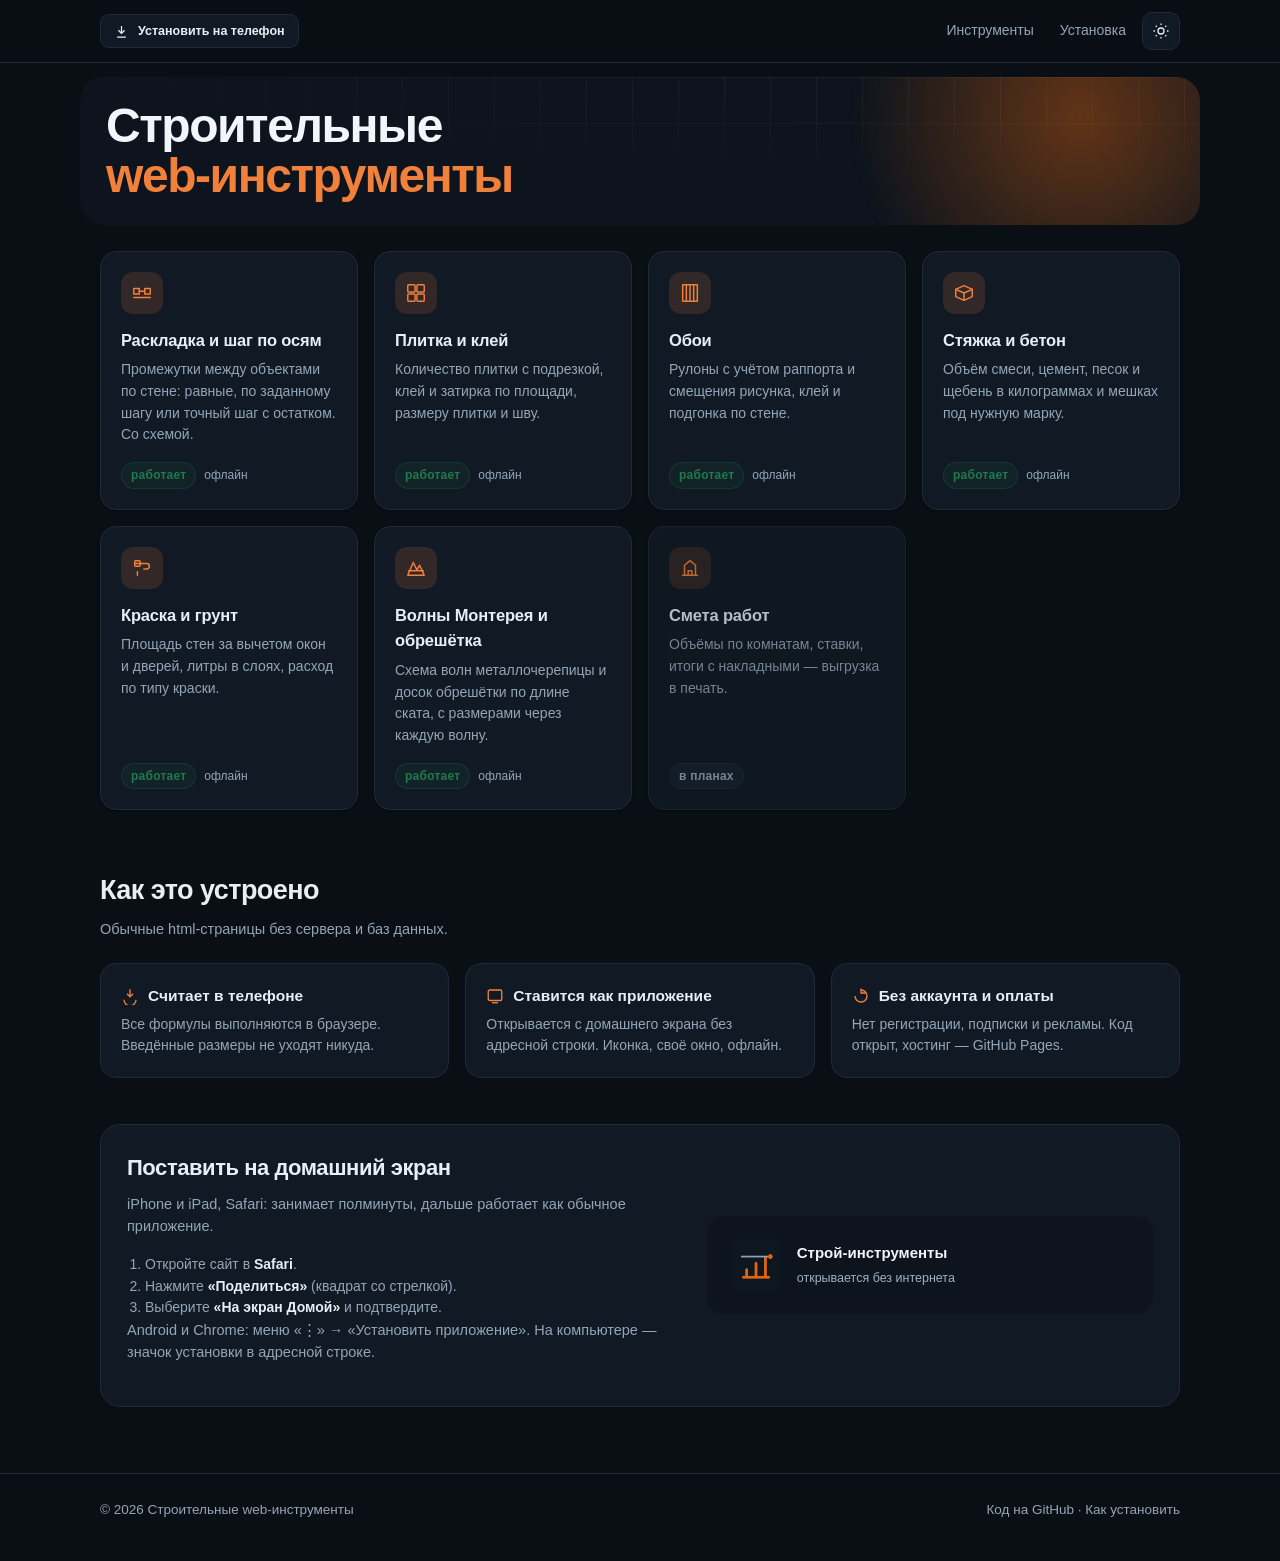
<file: index.html>
<!DOCTYPE html>
<html lang="ru" data-theme="dark">
<head>
<meta charset="utf-8">
<meta name="viewport" content="width=device-width, initial-scale=1, viewport-fit=cover">
<title>Строительные web-инструменты</title>
<meta name="description" content="Расчёты для стройки и отделки прямо в браузере: плитка, обои, стяжка и бетон. Работают офлайн, ставятся на домашний экран как приложение.">
<meta name="theme-color" content="#0d141d">
<meta name="apple-mobile-web-app-capable" content="yes">
<meta name="apple-mobile-web-app-status-bar-style" content="black-translucent">
<meta name="apple-mobile-web-app-title" content="Строй-инструменты">
<link rel="manifest" href="manifest.webmanifest">
<link rel="icon" href="assets/icons/favicon-32.png" sizes="32x32">
<link rel="apple-touch-icon" href="assets/icons/apple-touch-icon.png">
<link rel="stylesheet" href="assets/style.css?v=20261126a">
<meta property="og:type" content="website">
<meta property="og:title" content="Строительные web-инструменты">
<meta property="og:description" content="Калькуляторы для стройки: плитка, обои, бетон. Офлайн, без регистрации.">
<meta property="og:url" content="https://nikolarsen.github.io/">
<meta property="og:image" content="https://nikolarsen.github.io/assets/icons/icon-512.png">
</head>
<body>

<header class="top">
  <div class="wrap top__in">
    <button class="btn btn--soft btn--sm" id="installBtn" type="button" hidden>
      <svg viewBox="0 0 24 24"><path d="M12 3v12M7 10l5 5 5-5M5 21h14"/></svg>
      Установить на телефон
    </button>
    <nav class="top__nav">
      <a class="top__link" href="#tools">Инструменты</a>
      <a class="top__link" href="#install">Установка</a>
      <button class="icon-btn" id="themeBtn" type="button" aria-label="Переключить тему" title="Тема">
        <svg viewBox="0 0 24 24"><circle cx="12" cy="12" r="4"/><path d="M12 2v2M12 20v2M2 12h2M20 12h2M4.9 4.9l1.4 1.4M17.7 17.7l1.4 1.4M19.1 4.9l-1.4 1.4M6.3 17.7l-1.4 1.4"/></svg>
      </button>
    </nav>
  </div>
</header>

<main>
  <section class="hero" aria-labelledby="heroTitle">
    <div class="hero__in">
      <h1 id="heroTitle">Строительные<br><em>web-инструменты</em></h1>
    </div>
  </section>

  <section id="tools">
    <div class="wrap">
      <div class="grid">

        <a class="card" href="tools/layout.html">
          <div class="card__ico"><svg viewBox="0 0 24 24"><path d="M3 7h6v6H3z"/><path d="M15 7h6v6h-6z"/><path d="M3 17h18"/><path d="M9 10h6"/></svg></div>
          <h3>Раскладка и шаг по осям</h3>
          <p>Промежутки между объектами по стене: равные, по заданному шагу или точный шаг с остатком. Со схемой.</p>
          <div class="card__meta"><span class="tag tag--live">работает</span><span>офлайн</span><svg class="card__arrow" viewBox="0 0 24 24" width="16" height="16" fill="none" stroke="currentColor" stroke-width="2"><path d="M5 12h14M13 6l6 6-6 6"/></svg></div>
        </a>

        <a class="card" href="tools/tile.html">
          <div class="card__ico"><svg viewBox="0 0 24 24"><rect x="3" y="3" width="8" height="8" rx="1"/><rect x="13" y="3" width="8" height="8" rx="1"/><rect x="3" y="13" width="8" height="8" rx="1"/><rect x="13" y="13" width="8" height="8" rx="1"/></svg></div>
          <h3>Плитка и клей</h3>
          <p>Количество плитки с подрезкой, клей и затирка по площади, размеру плитки и шву.</p>
          <div class="card__meta"><span class="tag tag--live">работает</span><span>офлайн</span><svg class="card__arrow" viewBox="0 0 24 24" width="16" height="16" fill="none" stroke="currentColor" stroke-width="2"><path d="M5 12h14M13 6l6 6-6 6"/></svg></div>
        </a>

        <a class="card" href="tools/wallpaper.html">
          <div class="card__ico"><svg viewBox="0 0 24 24"><path d="M4 3h16v18H4z"/><path d="M8 3v18M12 3v18M16 3v18"/></svg></div>
          <h3>Обои</h3>
          <p>Рулоны с учётом раппорта и смещения рисунка, клей и подгонка по стене.</p>
          <div class="card__meta"><span class="tag tag--live">работает</span><span>офлайн</span><svg class="card__arrow" viewBox="0 0 24 24" width="16" height="16" fill="none" stroke="currentColor" stroke-width="2"><path d="M5 12h14M13 6l6 6-6 6"/></svg></div>
        </a>

        <a class="card" href="tools/concrete.html">
          <div class="card__ico"><svg viewBox="0 0 24 24"><path d="M3 8l9-4 9 4-9 4-9-4z"/><path d="M3 8v8l9 4 9-4V8"/><path d="M12 12v8"/></svg></div>
          <h3>Стяжка и бетон</h3>
          <p>Объём смеси, цемент, песок и щебень в килограммах и мешках под нужную марку.</p>
          <div class="card__meta"><span class="tag tag--live">работает</span><span>офлайн</span><svg class="card__arrow" viewBox="0 0 24 24" width="16" height="16" fill="none" stroke="currentColor" stroke-width="2"><path d="M5 12h14M13 6l6 6-6 6"/></svg></div>
        </a>

        <a class="card" href="tools/paint.html">
          <div class="card__ico"><svg viewBox="0 0 24 24"><path d="M4 7h13a3 3 0 0 1 0 6h-3"/><rect x="4" y="4" width="6" height="6" rx="1"/><path d="M7 16v4"/></svg></div>
          <h3>Краска и грунт</h3>
          <p>Площадь стен за вычетом окон и дверей, литры в слоях, расход по типу краски.</p>
          <div class="card__meta"><span class="tag tag--live">работает</span><span>офлайн</span><svg class="card__arrow" viewBox="0 0 24 24" width="16" height="16" fill="none" stroke="currentColor" stroke-width="2"><path d="M5 12h14M13 6l6 6-6 6"/></svg></div>
        </a>

        <a class="card" href="tools/monterey.html">
          <div class="card__ico"><svg viewBox="0 0 24 24"><path d="M3 20l6-14 4 8 3-5 5 11z"/><path d="M4 15h16"/></svg></div>
          <h3>Волны Монтерея и обрешётка</h3>
          <p>Схема волн металлочерепицы и досок обрешётки по длине ската, с размерами через каждую волну.</p>
          <div class="card__meta"><span class="tag tag--live">работает</span><span>офлайн</span><svg class="card__arrow" viewBox="0 0 24 24" width="16" height="16" fill="none" stroke="currentColor" stroke-width="2"><path d="M5 12h14M13 6l6 6-6 6"/></svg></div>
        </a>

        <div class="card card--soon">
          <div class="card__ico"><svg viewBox="0 0 24 24"><path d="M4 20h16"/><path d="M6 20V9l6-5 6 5v11"/><path d="M10 20v-5h4v5"/></svg></div>
          <h3>Смета работ</h3>
          <p>Объёмы по комнатам, ставки, итоги с накладными — выгрузка в печать.</p>
          <div class="card__meta"><span class="tag tag--soon">в планах</span></div>
        </div>

      </div>
    </div>
  </section>

  <section>
    <div class="wrap">
      <div class="sec-head">
        <div>
          <h2>Как это устроено</h2>
          <p>Обычные html-страницы без сервера и баз данных.</p>
        </div>
      </div>
      <div class="about">
        <div>
          <h3><svg viewBox="0 0 24 24"><path d="M12 3v10"/><path d="M8 9l4 4 4-4"/><path d="M4 17a8 8 0 0 0 16 0"/></svg>Считает в телефоне</h3>
          <p>Все формулы выполняются в браузере. Введённые размеры не уходят никуда.</p>
        </div>
        <div>
          <h3><svg viewBox="0 0 24 24"><rect x="3" y="4" width="18" height="14" rx="2"/><path d="M8 21h8"/></svg>Ставится как приложение</h3>
          <p>Открывается с домашнего экрана без адресной строки. Иконка, своё окно, офлайн.</p>
        </div>
        <div>
          <h3><svg viewBox="0 0 24 24"><path d="M4 12a8 8 0 1 0 8-8"/><path d="M12 2v6h6"/></svg>Без аккаунта и оплаты</h3>
          <p>Нет регистрации, подписки и рекламы. Код открыт, хостинг — GitHub Pages.</p>
        </div>
      </div>

      <div class="install" id="install">
        <div>
          <h2>Поставить на домашний экран</h2>
          <p>iPhone и iPad, Safari: занимает полминуты, дальше работает как обычное приложение.</p>
          <ol>
            <li>Откройте сайт в <b>Safari</b>.</li>
            <li>Нажмите <b>«Поделиться»</b> (квадрат со стрелкой).</li>
            <li>Выберите <b>«На экран Домой»</b> и подтвердите.</li>
          </ol>
          <p class="note">Android и Chrome: меню «⋮» → «Установить приложение». На компьютере — значок установки в адресной строке.</p>
        </div>
        <div class="install__art">
          <img src="assets/icons/icon-192.png" alt="" width="54" height="54">
          <div>
            <b>Строй-инструменты</b>
            <span>открывается без интернета</span>
          </div>
        </div>
      </div>
    </div>
  </section>
</main>

<footer>
  <div class="wrap foot">
    <span>© <span id="year">2026</span> Строительные web-инструменты</span>
    <span>
      <a href="https://github.com/nikolarsen/nikolarsen.github.io">Код на GitHub</a> ·
      <a href="#install">Как установить</a>
    </span>
  </div>
</footer>

<script src="assets/app.js?v=20261126a" defer></script>
</body>
</html>
</file>
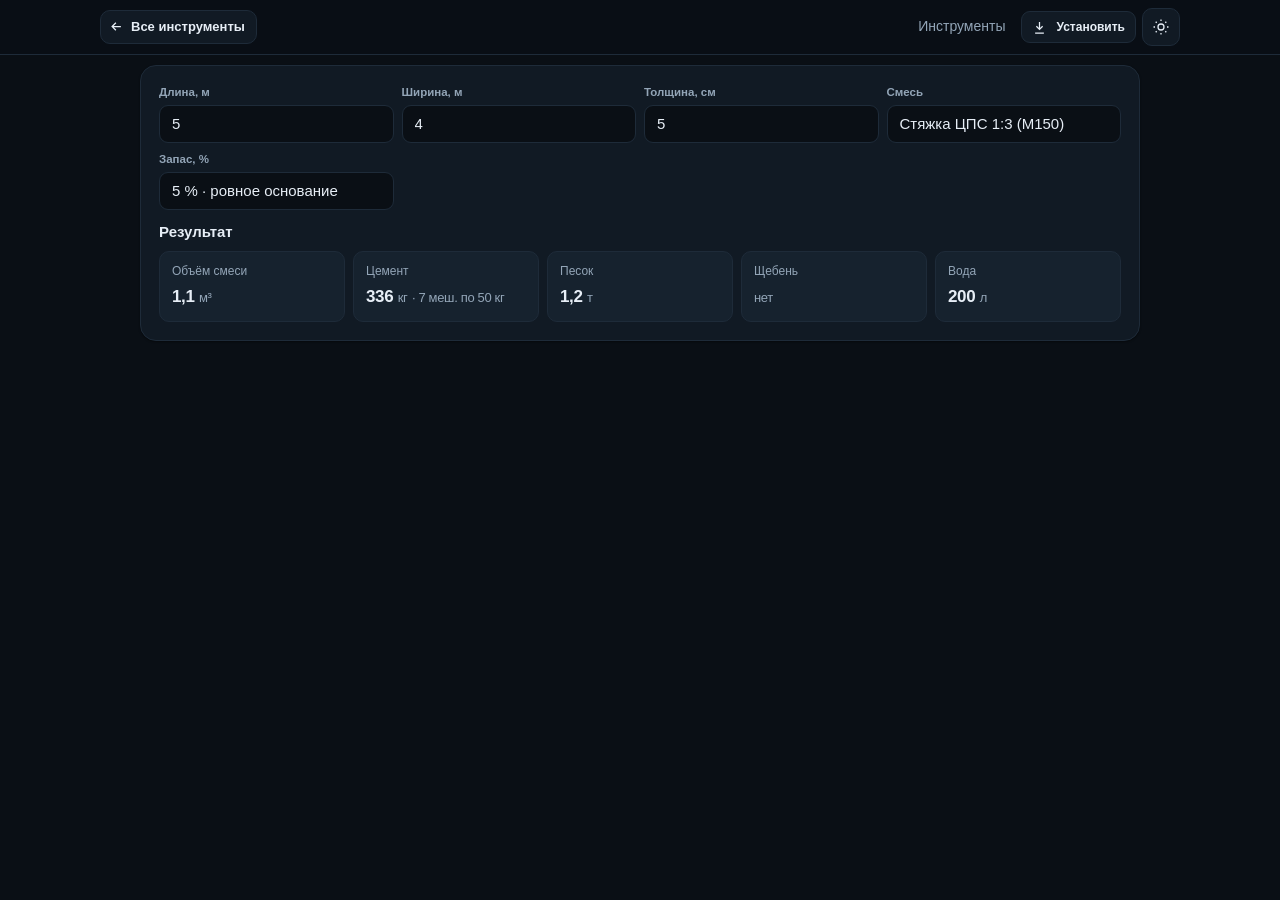
<file: tools/concrete.html>
<!DOCTYPE html>
<html lang="ru" data-theme="dark">
<head>
<meta charset="utf-8">
<meta name="viewport" content="width=device-width, initial-scale=1, viewport-fit=cover">
<title>Стяжка и бетон — Строительные web-инструменты</title>
<meta name="description" content="Калькулятор стяжки и бетона: объём смеси, цемент в мешках, песок и щебень под марку.">
<meta name="theme-color" content="#0d141d">
<link rel="manifest" href="manifest-concrete.webmanifest">
<link rel="icon" href="../assets/icons/favicon-32.png" sizes="32x32">
<link rel="apple-touch-icon" href="../assets/icons/apple-touch-icon.png">
<link rel="stylesheet" href="../assets/style.css?v=20261126a">
</head>
<body class="tool-page">

<header class="top">
  <div class="wrap top__in">
    <a class="backlink" href="../">
      <svg viewBox="0 0 24 24"><path d="M19 12H5M11 6l-6 6 6 6"/></svg>
      Все инструменты
    </a>
    <nav class="top__nav">
      <a class="top__link" href="../#tools">Инструменты</a>
      <button class="btn btn--soft btn--sm" id="installBtn" type="button" hidden>
        <svg viewBox="0 0 24 24"><path d="M12 3v12M7 10l5 5 5-5M5 21h14"/></svg>
        Установить
      </button>
      <button class="icon-btn" id="themeBtn" type="button" aria-label="Переключить тему" title="Тема">
        <svg viewBox="0 0 24 24"><circle cx="12" cy="12" r="4"/><path d="M12 2v2M12 20v2M2 12h2M20 12h2M4.9 4.9l1.4 1.4M17.7 17.7l1.4 1.4M19.1 4.9l-1.4 1.4M6.3 17.7l-1.4 1.4"/></svg>
      </button>
    </nav>
  </div>
</header>

<main class="wrap tool">
  <h1 class="sr-only">Стяжка и бетон</h1>

  <div class="panel">
    <div class="form">
      <div class="field">
        <label for="len">Длина, м</label>
        <input id="len" type="number" inputmode="decimal" min="0" step="0.1" value="5">
      </div>
      <div class="field">
        <label for="wid">Ширина, м</label>
        <input id="wid" type="number" inputmode="decimal" min="0" step="0.1" value="4">
      </div>
      <div class="field">
        <label for="th">Толщина, см</label>
        <input id="th" type="number" inputmode="decimal" min="1" step="0.5" value="5">
      </div>
      <div class="field">
        <label for="mix">Смесь</label>
        <select id="mix">
          <option value="m150" selected>Стяжка ЦПС 1:3 (М150)</option>
          <option value="m200">Бетон М200 (B15)</option>
          <option value="m300">Бетон М300 (B22,5)</option>
        </select>
      </div>
      <div class="field">
        <label for="reserve">Запас, %</label>
        <select id="reserve">
          <option value="5" selected>5 % · ровное основание</option>
          <option value="10">10 % · обычный</option>
          <option value="15">15 % · потери</option>
        </select>
      </div>
    </div>

    <div class="result">
      <div class="result__head"><b>Результат</b></div>
      <div class="result__grid">
        <div class="out"><span>Объём смеси</span><b id="oVol">—</b></div>
        <div class="out"><span>Цемент</span><b id="oCem">—</b></div>
        <div class="out"><span>Песок</span><b id="oSand">—</b></div>
        <div class="out"><span>Щебень</span><b id="oGrav">—</b></div>
        <div class="out"><span>Вода</span><b id="oWater">—</b></div>
      </div>
      <p class="note">Нормы справочные, на 1 м³ готовой смеси: стяжка М150 — цемент 320 кг, песок 1150 кг; бетон М200 — 280/750/1120 кг с щебнем; М300 — 360/700/1080 кг. Цемент считается марки М500, мешок 50 кг. Реальный расход зависит от влажности песка и фракции щебня.</p>
    </div>
  </div>
</main>

<script src="../assets/app.js?v=20261126a" defer></script>
<script>
(function () {
  var $ = function (id) { return document.getElementById(id); };
  var ids = ['len','wid','th','mix','reserve'];

  // килограммы на 1 м³ готовой смеси: цемент, песок, щебень, вода (л)
  var MIX = {
    m150: { c: 320, s: 1150, g: 0, w: 190 },
    m200: { c: 280, s: 750, g: 1120, w: 180 },
    m300: { c: 360, s: 700, g: 1080, w: 180 }
  };

  function num(id, def) { var v = parseFloat(String($(id).value).replace(',', '.')); return isFinite(v) && v > 0 ? v : def; }
  function fmt0(n) { return n.toLocaleString('ru-RU', { maximumFractionDigits: 0 }); }
  function fmt1(n) { return n.toLocaleString('ru-RU', { maximumFractionDigits: 1 }); }
  function kg(n) { return n >= 1000 ? (fmt1(n / 1000) + ' <i>т</i>') : (fmt0(n) + ' <i>кг</i>'); }

  function calc() {
    var L = num('len', 0), W = num('wid', 0), T = num('th', 0) / 100;
    var reserve = num('reserve', 5) / 100;
    var m = MIX[$('mix').value] || MIX.m150;

    var vol = L * W * T * (1 + reserve);
    if (!(vol > 0)) {
      ['oVol','oCem','oSand','oGrav','oWater'].forEach(function (k) { $(k).textContent = '—'; });
      return;
    }

    var cement = vol * m.c;
    var bags = Math.ceil(cement / 50);

    $('oVol').innerHTML = fmt1(vol) + ' <i>м³</i>';
    $('oCem').innerHTML = kg(cement) + ' <i>· ' + bags + ' меш. по 50 кг</i>';
    $('oSand').innerHTML = kg(vol * m.s);
    $('oGrav').innerHTML = m.g ? kg(vol * m.g) : '<i>нет</i>';
    $('oWater').innerHTML = fmt0(vol * m.w) + ' <i>л</i>';
  }

  ids.forEach(function (id) { $(id).addEventListener('input', calc); $(id).addEventListener('change', calc); });
  calc();
})();
</script>
</body>
</html>
</file>
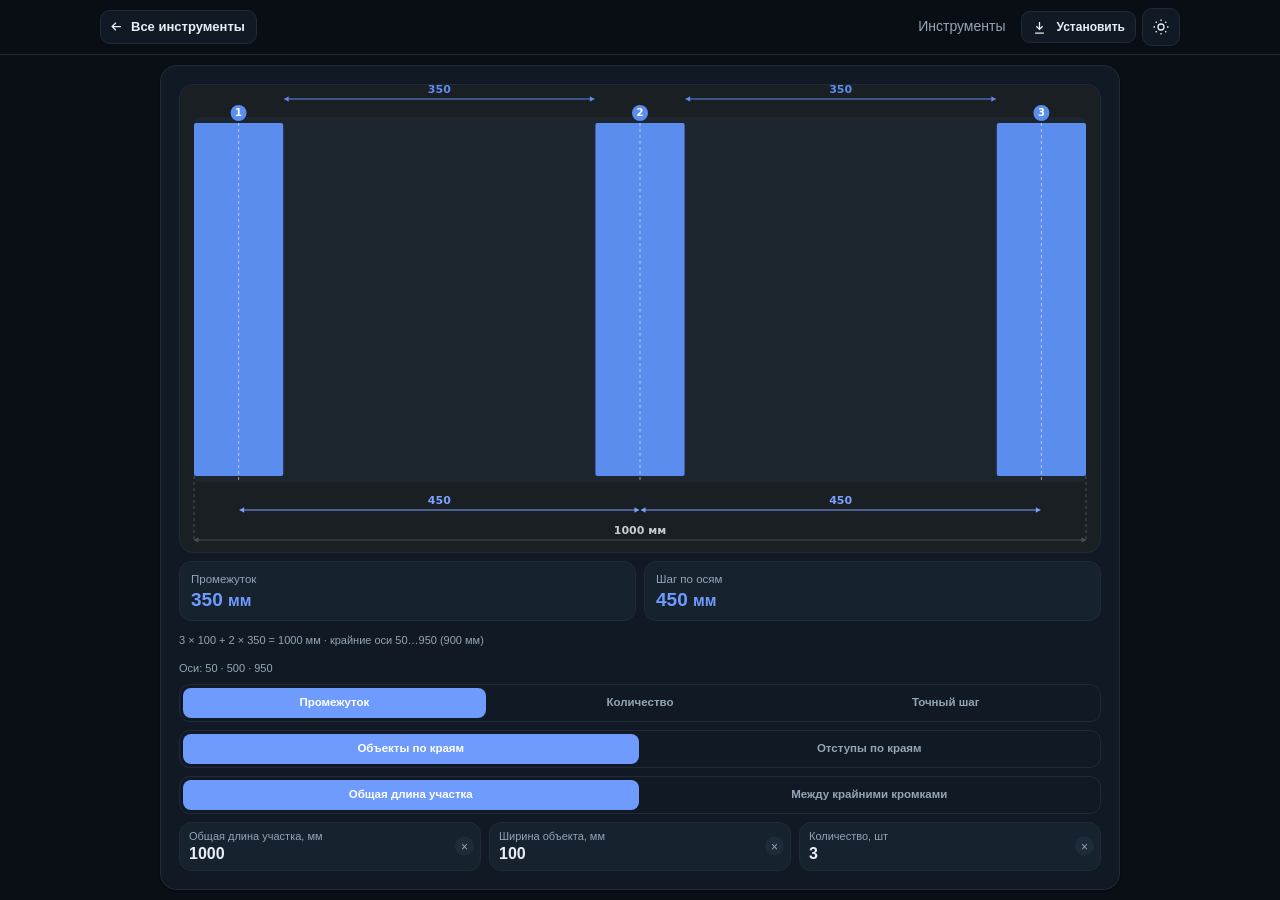
<file: tools/layout.html>
<!DOCTYPE html>
<html lang="ru" data-theme="dark">
<head>
<meta charset="utf-8">
<meta name="viewport" content="width=device-width, initial-scale=1, viewport-fit=cover">
<title>Раскладка и шаг по осям — Строительные web-инструменты</title>
<meta name="description" content="Раскладка объектов по стене: равные промежутки, количество по заданному шагу, точный промежуток с остатком. Схема и оси в сантиметрах.">
<meta name="theme-color" content="#0d141d">
<link rel="manifest" href="manifest-layout.webmanifest">
<link rel="icon" href="../assets/icons/favicon-32.png" sizes="32x32">
<link rel="apple-touch-icon" href="../assets/icons/apple-touch-icon.png">
<link rel="stylesheet" href="../assets/style.css?v=20261126a">
<style>
  .tp { --tp-accent: #2f6fe0; --tp-accent-2: #4d86ea; --tp-canvas: #1a1f24; }
  :root[data-theme="dark"] .tp { --tp-accent: #6f9bff; --tp-accent-2: #94b4ff; }

  .tp-body { display: flex; flex-direction: column; gap: 12px; }

  .tp-canvas {
    background: var(--tp-canvas);
    border: 1px solid var(--line);
    border-radius: 14px;
    height: clamp(230px, 38vh, 330px);
    position: relative; overflow: hidden;
  }
  .tp-canvas canvas { display: block; width: 100%; height: 100%; }

  .tp-result { display: grid; grid-template-columns: 1fr 1fr; gap: 10px; }
  .tp-out {
    background: var(--surface-2); border: 1px solid var(--line);
    border-radius: 12px; padding: 11px 13px; min-width: 0;
  }
  .tp-out span { display: block; font-size: 11.5px; color: var(--muted); font-weight: 500; }
  .tp-out b {
    display: block; font-size: 23px; font-weight: 700; line-height: 1.15;
    color: var(--tp-accent); font-variant-numeric: tabular-nums;
    overflow: hidden; text-overflow: ellipsis; white-space: nowrap;
  }
  .tp-out b i { font-style: normal; font-size: 13px; font-weight: 500; color: var(--muted); margin-left: 3px; }
  .tp-meta {
    font-size: 12px; color: var(--muted); line-height: 1.45;
    font-variant-numeric: tabular-nums; margin-top: 8px;
  }
  .tp-meta--axes { margin-top: 3px; }
  .error { color: #e05555; font-weight: 600; }

  .tp-seg {
    display: flex; background: var(--surface); border: 1px solid var(--line);
    border-radius: 11px; padding: 3px; gap: 3px;
  }
  .tp-seg button {
    flex: 1; background: transparent; border: 0; border-radius: 8px;
    color: var(--muted); font-family: inherit; font-size: 12.5px; font-weight: 550;
    padding: 10px 6px; line-height: 1.2; cursor: pointer;
    -webkit-tap-highlight-color: transparent;
  }
  .tp-seg button.active { background: var(--tp-accent); color: #fff; }

  .tp-inputs { display: grid; grid-template-columns: repeat(3, minmax(0, 1fr)); gap: 8px; }
  .tp-field {
    position: relative; background: var(--surface-2);
    border: 1px solid var(--line); border-radius: 12px;
    padding: 9px 28px 9px 11px; display: flex; flex-direction: column; gap: 2px; min-width: 0;
  }
  .tp-field label { font-size: 11px; color: var(--muted); font-weight: 500; line-height: 1.2; }
  .tp-field input {
    background: transparent; border: 0; outline: none; padding: 0;
    color: var(--text); font-family: inherit; font-size: 17px; font-weight: 600; width: 100%;
    -webkit-user-select: text; user-select: text;
    -webkit-appearance: none; appearance: none;
  }
  .tp-field input::-webkit-outer-spin-button,
  .tp-field input::-webkit-inner-spin-button { -webkit-appearance: none; margin: 0; }
  .tp-clear {
    position: absolute; right: 6px; top: 50%; transform: translateY(-50%);
    width: 19px; height: 19px; border-radius: 50%; border: 0; padding: 0;
    background: var(--line); color: var(--muted); font-family: inherit; font-size: 12px;
    display: grid; place-items: center; cursor: pointer;
  }
  .tp-clear:active { background: rgba(224,85,85,.25); color: var(--text); }

  @media (max-width: 480px) {
    .tp-field { padding: 8px 24px 8px 9px; }
    .tp-field input { font-size: 16px; }
    .tp-out b { font-size: 20px; }
    .tp-seg button { font-size: 11.5px; padding: 9px 4px; }
  }
</style>
</head>
<body class="tool-page">

<header class="top">
  <div class="wrap top__in">
    <a class="backlink" href="../">
      <svg viewBox="0 0 24 24"><path d="M19 12H5M11 6l-6 6 6 6"/></svg>
      Все инструменты
    </a>
    <nav class="top__nav">
      <a class="top__link" href="../#tools">Инструменты</a>
      <button class="btn btn--soft btn--sm" id="installBtn" type="button" hidden>
        <svg viewBox="0 0 24 24"><path d="M12 3v12M7 10l5 5 5-5M5 21h14"/></svg>
        Установить
      </button>
      <button class="icon-btn" id="themeBtn" type="button" aria-label="Переключить тему" title="Тема">
        <svg viewBox="0 0 24 24"><circle cx="12" cy="12" r="4"/><path d="M12 2v2M12 20v2M2 12h2M20 12h2M4.9 4.9l1.4 1.4M17.7 17.7l1.4 1.4M19.1 4.9l-1.4 1.4M6.3 17.7l-1.4 1.4"/></svg>
      </button>
    </nav>
  </div>
</header>

<main class="wrap tool tp">
  <h1 class="sr-only">Раскладка и шаг по осям</h1>

  <div class="panel panel--fill">
    <div class="tp-body">
      <div class="tp-canvas"><canvas id="cv"></canvas></div>

      <div class="tp-result">
        <div class="tp-out"><span id="out-label-1">Промежуток</span><b id="out-main">—</b></div>
        <div class="tp-out"><span>Шаг по осям</span><b id="out-pitch">—</b></div>
      </div>
      <div class="tp-meta" id="out-check"></div>
      <div class="tp-meta tp-meta--axes" id="out-axes"></div>

      <div class="tp-seg" id="calc-mode">
        <button data-calc="gap" class="active">Промежуток</button>
        <button data-calc="count">Количество</button>
        <button data-calc="exact">Точный шаг</button>
      </div>
      <div class="tp-seg" id="mode">
        <button data-mode="inside" class="active">Объекты по краям</button>
        <button data-mode="edges">Отступы по краям</button>
      </div>
      <div class="tp-seg" id="bounds">
        <button data-bounds="total" class="active">Общая длина участка</button>
        <button data-bounds="between">Между крайними кромками</button>
      </div>

      <div class="tp-inputs">
        <div class="tp-field">
          <label id="label-1">Длина участка, мм</label>
          <input id="in-total" type="text" inputmode="decimal" value="1000">
          <button type="button" class="tp-clear clear-btn" data-target="in-total" aria-label="Очистить">×</button>
        </div>
        <div class="tp-field">
          <label>Ширина объекта, мм</label>
          <input id="in-width" type="text" inputmode="decimal" value="100">
          <button type="button" class="tp-clear clear-btn" data-target="in-width" aria-label="Очистить">×</button>
        </div>
        <div class="tp-field">
          <label id="label-3">Количество, шт</label>
          <input id="in-count" type="text" inputmode="numeric" value="3">
          <input id="in-gap" type="text" inputmode="decimal" value="300" style="display:none">
          <button type="button" class="tp-clear clear-btn" id="clear-3" data-target="in-count" aria-label="Очистить">×</button>
        </div>
      </div>
    </div>
  </div>
</main>

<script src="../assets/app.js?v=20261126a" defer></script>
<script>
(function(){
  "use strict";

  var cv = document.getElementById('cv');
  var ctx = cv.getContext('2d');
  var inTotal = document.getElementById('in-total');
  var inWidth = document.getElementById('in-width');
  var inCount = document.getElementById('in-count');
  var inGap   = document.getElementById('in-gap');
  var label1  = document.getElementById('label-1');
  var label3  = document.getElementById('label-3');
  var clear3  = document.getElementById('clear-3');

  var outLabel1 = document.getElementById('out-label-1');
  var outMain   = document.getElementById('out-main');
  var outPitch  = document.getElementById('out-pitch');
  var outCheck  = document.getElementById('out-check');
  var outAxes   = document.getElementById('out-axes');

  var calcSeg   = document.getElementById('calc-mode');
  var modeEl    = document.getElementById('mode');
  var boundsEl  = document.getElementById('bounds');

  var calcMode   = 'gap';
  var edgeMode   = 'inside';
  var boundsMode = 'total';
  var lastError  = '';

  function parseNum(s){
    var v = parseFloat(String(s).replace(',', '.'));
    return isFinite(v) ? v : NaN;
  }
  function fmt(n){
    if(!isFinite(n)) return '—';
    return String(Math.round(n * 100) / 100).replace('.', ',');
  }
  function roundRect(c,x,y,w,h,r){
    r = Math.min(r, w/2, h/2);
    c.beginPath();
    c.moveTo(x+r,y);
    c.arcTo(x+w,y,x+w,y+h,r);
    c.arcTo(x+w,y+h,x,y+h,r);
    c.arcTo(x,y+h,x,y,r);
    c.arcTo(x,y,x+w,y,r);
    c.closePath();
  }
  function drawArrow(c,x,y,dir,color){
    var s = 4.5;
    c.fillStyle = color || '#8a929b';
    c.beginPath();
    c.moveTo(x,y);
    c.lineTo(x + dir*s, y - 2.8);
    c.lineTo(x + dir*s, y + 2.8);
    c.closePath();
    c.fill();
  }

  function drawDim(c, x1, x2, y, label, color, dashTopY) {
    c.save();
    c.strokeStyle = color;
    c.lineWidth = 1;
    
    if (dashTopY !== null) {
      c.setLineDash([3,3]);
      c.beginPath();
      c.moveTo(x1, dashTopY);
      c.lineTo(x1, y);
      c.moveTo(x2, dashTopY);
      c.lineTo(x2, y);
      c.stroke();
      c.setLineDash([]);
    }
    
    c.beginPath();
    c.moveTo(x1, y);
    c.lineTo(x2, y);
    c.stroke();
    
    drawArrow(c, x1, y, 1, color);
    drawArrow(c, x2, y, -1, color);
    
    c.fillStyle = '#c8ccd2';
    c.font = '600 11px -apple-system, system-ui, sans-serif';
    c.textAlign = 'center';
    c.textBaseline = 'bottom';
    c.fillText(label + ' мм', (x1 + x2)/2, y - 3);
    c.restore();
  }

  function applyModeVisibility(){
    if(calcMode === 'gap'){
      label3.textContent = 'Количество, шт';
      inCount.style.display = '';
      inGap.style.display = 'none';
      clear3.dataset.target = 'in-count';
    } else {
      label3.textContent = 'Промежуток, мм';
      inCount.style.display = 'none';
      inGap.style.display = '';
      clear3.dataset.target = 'in-gap';
    }
    modeEl.style.display = (calcMode === 'exact') ? 'none' : '';
    boundsEl.style.display = '';

    if(calcMode === 'exact'){
      label1.textContent = (boundsMode === 'between')
        ? 'Между внутр. кромками, мм'
        : 'Общая длина, мм';
    } else if(boundsMode === 'between'){
      label1.textContent = 'Между внутренними кромками, мм';
    } else {
      label1.textContent = 'Общая длина участка, мм';
    }
  }

  calcSeg.addEventListener('click', function(e){
    var btn = e.target.closest('button');
    if(!btn) return;
    calcMode = btn.dataset.calc;
    var kids = calcSeg.children;
    for(var i=0;i<kids.length;i++) kids[i].classList.toggle('active', kids[i] === btn);
    applyModeVisibility();
    update();
  });
  modeEl.addEventListener('click', function(e){
    var btn = e.target.closest('button');
    if(!btn) return;
    edgeMode = btn.dataset.mode;
    var kids = modeEl.children;
    for(var i=0;i<kids.length;i++) kids[i].classList.toggle('active', kids[i] === btn);
    applyModeVisibility();
    update();
  });
  boundsEl.addEventListener('click', function(e){
    var btn = e.target.closest('button');
    if(!btn) return;
    boundsMode = btn.dataset.bounds;
    var kids = boundsEl.children;
    for(var i=0;i<kids.length;i++) kids[i].classList.toggle('active', kids[i] === btn);
    applyModeVisibility();
    update();
  });
  document.querySelectorAll('.clear-btn').forEach(function(btn){
    btn.addEventListener('click', function(e){
      e.preventDefault(); e.stopPropagation();
      var t = document.getElementById(btn.dataset.target);
      if(!t) return;
      t.value = '';
      t.focus();
      update();
    });
  });

  function buildLayout(total, width, count, gap, edgeMode){
    var objStart = [];
    var gaps = [];
    var x = 0;
    if(edgeMode === 'edges'){
      gaps.push({start:0, len:gap, type:'std'});
      x = gap;
    }
    for(var i=0;i<count;i++){
      objStart.push(x);
      x += width;
      if(i < count-1){
        gaps.push({start:x, len:gap, type:'std'});
        x += gap;
      }
    }
    if(edgeMode === 'edges'){
      gaps.push({start:x, len:gap, type:'std'});
    }
    return {objStart: objStart, gaps: gaps};
  }

  function solve(){
    var inputLen = parseNum(inTotal.value);
    var width = parseNum(inWidth.value);
    if(!isFinite(inputLen) || !isFinite(width)) return {ok:false, msg:'Введите длину и ширину'};
    if(inputLen <= 0 || width <= 0) return {ok:false, msg:'Значения должны быть > 0'};

    var bMode = boundsMode;
    var count = 0, gap = 0, total = 0, requestedGap = null;
    var objStartCm = [], gapCm = [];

    if(calcMode === 'gap'){
      count = Math.round(parseNum(inCount.value));
      if(!isFinite(count)) return {ok:false, msg:'Введите количество'};
      if(count < 1) return {ok:false, msg:'Количество ≥ 1'};

      if(bMode === 'total'){
        var gc = (edgeMode === 'edges') ? count + 1 : count - 1;
        if(gc <= 0) return {ok:false, msg:'Нужно ≥ 2 объектов'};
        var free = inputLen - count * width;
        if(free < 0) return {ok:false, msg:'Объекты не помещаются'};
        gap = free / gc;
        total = inputLen;
      } else {
        if(count < 2) return {ok:false, msg:'Нужно ≥ 2 объектов'};
        var free1 = inputLen - (count - 2) * width;
        if(free1 < 0) return {ok:false, msg:'Объекты не помещаются'};
        gap = free1 / (count - 1);
        total = (edgeMode === 'edges') ? (count * width + (count + 1) * gap) : (count * width + (count - 1) * gap);
      }

      var L1 = buildLayout(total, width, count, gap, edgeMode);
      objStartCm = L1.objStart;
      gapCm = L1.gaps;
    }
    else if(calcMode === 'count'){
      requestedGap = parseNum(inGap.value);
      if(!isFinite(requestedGap)) return {ok:false, msg:'Введите промежуток'};
      if(requestedGap <= 0) return {ok:false, msg:'Промежуток > 0'};

      var Nf;
      if(bMode === 'total'){
        Nf = (edgeMode === 'edges')
          ? (inputLen - requestedGap) / (width + requestedGap)
          : (inputLen + requestedGap) / (width + requestedGap);
      } else {
        Nf = (inputLen + requestedGap + 2 * width) / (width + requestedGap);
      }
      if(Nf < 1) return {ok:false, msg:'Не помещается ни один объект'};
      count = Math.round(Nf);
      if(bMode === 'between' && count < 2) count = 2;
      if(count < 1) count = 1;

      if(bMode === 'total'){
        var gc2 = (edgeMode === 'edges') ? count + 1 : count - 1;
        gap = gc2 > 0 ? (inputLen - count * width) / gc2 : 0;
        total = inputLen;
      } else {
        gap = (inputLen - (count - 2) * width) / (count - 1);
        total = (edgeMode === 'edges') ? (count * width + (count + 1) * gap) : (count * width + (count - 1) * gap);
      }
      if(gap < 0) return {ok:false, msg:'При таком промежутке не помещается'};

      var L2 = buildLayout(total, width, count, gap, edgeMode);
      objStartCm = L2.objStart;
      gapCm = L2.gaps;
    }
    else {
      requestedGap = parseNum(inGap.value);
      if(!isFinite(requestedGap)) return {ok:false, msg:'Введите промежуток'};
      if(requestedGap <= 0) return {ok:false, msg:'Промежуток > 0'};
      gap = requestedGap;

      total = (bMode === 'between') ? (inputLen + 2 * width) : inputLen;
      if(total < width) return {ok:false, msg:'Объект не помещается'};

      if(total < 2 * width){
        count = 1;
        objStartCm.push((total - width) / 2);
      } else {
        var q = Math.floor((total - 2 * width) / (width + gap) + 1e-9);
        if(q < 0) q = 0;
        count = 2 + q;
        for(var a=0;a<count-1;a++) objStartCm.push(a * (width + gap));
        objStartCm.push(total - width);
        for(var b=0;b<count-1;b++){
          var s = objStartCm[b] + width;
          var e = objStartCm[b+1];
          gapCm.push({
            start: s,
            len: e - s,
            type: (b === count-2) ? 'rem' : 'std'
          });
        }
      }
    }

    var pitch = width + gap;
    var axisCm = [];
    for(var k=0;k<objStartCm.length;k++) axisCm.push(objStartCm[k] + width/2);
    var lastGap = null;
    if(calcMode === 'exact' && count >= 2){
      lastGap = objStartCm[count-1] - (objStartCm[count-2] + width);
    }

    return {
      ok:true,
      inputLen: inputLen, total: total, width: width, count: count, gap: gap,
      pitch: pitch, objStartCm: objStartCm, gapCm: gapCm, axisCm: axisCm,
      axesSpan: (count > 1) ? (axisCm[count-1] - axisCm[0]) : 0,
      requestedGap: requestedGap,
      lastGap: lastGap,
      exact: (calcMode === 'exact'),
      edgeMode: edgeMode,
      bMode: bMode
    };
  }

  var drawScheduled = false;
  function requestDraw(){
    if(drawScheduled) return;
    drawScheduled = true;
    requestAnimationFrame(function(){
      drawScheduled = false;
      try { draw(); } catch(err){ lastError = String(err && err.message || err); drawError(); }
    });
  }
  function drawError(){
    var dpr = window.devicePixelRatio || 1;
    var rect = cv.getBoundingClientRect();
    cv.width = Math.max(1, rect.width) * dpr;
    cv.height = Math.max(1, rect.height) * dpr;
    ctx.setTransform(dpr,0,0,dpr,0,0);
    ctx.clearRect(0,0,rect.width,rect.height);
    ctx.fillStyle = '#ef5b5b';
    ctx.font = '600 12px -apple-system, system-ui, sans-serif';
    ctx.textAlign = 'center';
    ctx.textBaseline = 'middle';
    ctx.fillText('Ошибка: ' + lastError, rect.width/2, rect.height/2);
  }

  function bModeText(r){
    if(r.bMode !== 'between') return '';
    if(r.exact){
      return '  ·  между внутр. кромками ' + fmt(r.inputLen) + ' мм';
    }
    return '  ·  между внутренними кромками ' + fmt(r.inputLen) + ' мм';
  }

  function update(){
    try {
      var r = solve();
      outLabel1.textContent = (calcMode === 'gap') ? 'Промежуток' : 'Количество';

      if(!r.ok){
        outMain.innerHTML = '<span class="error">' + r.msg + '</span>';
        outPitch.textContent = '—';
        outCheck.textContent = '';
        outAxes.textContent = '';
        requestDraw();
        return;
      }

      if(calcMode === 'gap'){
        outMain.innerHTML = fmt(r.gap) + ' <small>мм</small>';
      } else {
        outMain.innerHTML = String(r.count) + ' <small>шт</small>';
      }
      outPitch.innerHTML = fmt(r.pitch) + ' <small>мм</small>';

      var s;
      if(r.exact){
        if(r.count === 1){
          s = '1 × ' + fmt(r.width) + ' = ' + fmt(r.width) +
              ' мм  ·  по центру ' + fmt(r.total) + ' мм';
        } else if(r.count === 2){
          s = '2 × ' + fmt(r.width) + ' + ' + fmt(r.lastGap) +
              ' = ' + fmt(r.total) + ' мм';
          s += '  ·  промежуток ' + fmt(r.lastGap) + ' мм';
        } else {
          s = r.count + ' × ' + fmt(r.width) +
              ' + ' + (r.count-2) + ' × ' + fmt(r.gap) +
              ' + ' + fmt(r.lastGap) +
              ' = ' + fmt(r.total) + ' мм';
          s += '  ·  последний промежуток ' + fmt(r.lastGap) + ' мм';
        }
      } else {
        var gc = (r.edgeMode === 'edges') ? r.count + 1 : r.count - 1;
        s = r.count + ' × ' + fmt(r.width) +
            ' + ' + gc + ' × ' + fmt(r.gap) +
            ' = ' + fmt(r.total) + ' мм';
        if(r.requestedGap !== null){
          s += '  ·  задан ' + fmt(r.requestedGap) + ' мм';
          if(Math.abs(r.gap - r.requestedGap) > 0.01){
            s += ' (факт ' + fmt(r.gap) + ')';
            var alt = (r.gap > r.requestedGap) ? r.count + 1 : r.count - 1;
            if(alt >= 1){
              var altGap;
              if(r.bMode === 'total'){
                var altDen = (r.edgeMode === 'edges') ? alt + 1 : alt - 1;
                if(altDen > 0) altGap = (r.inputLen - alt * r.width) / altDen;
              } else {
                if(alt >= 2) altGap = (r.inputLen - (alt - 2) * r.width) / (alt - 1);
              }
              if(altGap > 0) s += '  ·  ' + alt + ' шт → ' + fmt(altGap) + ' мм';
            }
          } else {
            s += ' (точно)';
          }
        }
      }

      s += bModeText(r);

      if(r.count > 1){
        s += '  ·  крайние оси ' + fmt(r.axisCm[0]) + '…' + fmt(r.axisCm[r.count-1]) +
             ' (' + fmt(r.axesSpan) + ' мм)';
      } else if(r.count === 1){
        s += '  ·  ось ' + fmt(r.axisCm[0]);
      }
      outCheck.textContent = s;

      if(r.count <= 8){
        outAxes.textContent = 'Оси: ' + r.axisCm.map(fmt).join(' · ');
      } else {
        outAxes.textContent = 'Оси: ' + fmt(r.axisCm[0]) + ' … ' + fmt(r.axisCm[r.count-1]) +
          '  (шаг ' + fmt(r.pitch) + ' мм)';
      }

      lastError = '';
      requestDraw();
    } catch(err){
      lastError = String(err && err.message || err);
      outMain.innerHTML = '<span class="error">' + lastError + '</span>';
      drawError();
    }
  }

  function draw(){
    var dpr = window.devicePixelRatio || 1;
    var rect = cv.getBoundingClientRect();
    var W = Math.max(1, Math.round(rect.width));
    var H = Math.max(1, Math.round(rect.height));
    if (cv.width !== Math.round(W * dpr) || cv.height !== Math.round(H * dpr)) {
      cv.width = Math.round(W * dpr);
      cv.height = Math.round(H * dpr);
    }
    ctx.setTransform(dpr,0,0,dpr,0,0);
    ctx.clearRect(0,0,W,H);

    var r = solve();
    if(!r.ok){
      ctx.fillStyle = '#8a929b';
      ctx.font = '500 12px -apple-system, system-ui, sans-serif';
      ctx.textAlign = 'center';
      ctx.textBaseline = 'middle';
      ctx.fillText(r.msg, W/2, H/2);
      return;
    }

    var padL = 14, padR = 14;
    var availW = W - padL - padR;
    var scale = availW / r.total;
    var objW = r.width * scale;
    var pitchPx = r.pitch * scale;

    var gapDimY   = 14;
    var axisNumY  = 28;
    var objTop    = 38;

    var dimColor = '#4a5158';
    var yBase = H - 12;
    var yPitch, yInner, yFull;

    if (r.bMode === 'between' && r.count >= 2) {
      yFull  = yBase;
      yInner = yBase - 24;
      yPitch = yInner - 30;
    } else {
      yFull  = yBase;
      yPitch = yFull - 30;
    }

    var objBot = yPitch - 34;
    if(objBot < objTop + 20) objBot = objTop + 20;

    ctx.fillStyle = 'rgba(91,141,239,0.06)';
    roundRect(ctx, padL, objTop - 6, availW, (objBot - objTop) + 12, 6);
    ctx.fill();

    ctx.fillStyle = '#5b8def';
    for(var k=0;k<r.objStartCm.length;k++){
      var ox = padL + r.objStartCm[k]*scale;
      var w = Math.max(1.5, objW);
      roundRect(ctx, ox + (objW - w)/2, objTop, w, objBot - objTop, Math.min(2, w/3));
      ctx.fill();
    }

    var axisX = [];
    for(var a=0;a<r.axisCm.length;a++) axisX.push(padL + r.axisCm[a]*scale);

    ctx.save();
    ctx.strokeStyle = 'rgba(255,255,255,0.55)';
    ctx.lineWidth = 1;
    ctx.setLineDash([3,3]);
    for(var a2=0;a2<axisX.length;a2++){
      ctx.beginPath();
      ctx.moveTo(axisX[a2], objTop - 6);
      ctx.lineTo(axisX[a2], objBot + 6);
      ctx.stroke();
    }
    ctx.restore();

    var showAxisNums = pitchPx >= 18;
    if(showAxisNums){
      ctx.font = '600 10px -apple-system, system-ui, sans-serif';
      ctx.textAlign = 'center';
      ctx.textBaseline = 'middle';
      for(var n=0;n<axisX.length;n++){
        ctx.fillStyle = '#5b8def';
        ctx.beginPath();
        ctx.arc(axisX[n], axisNumY, 8, 0, Math.PI*2);
        ctx.fill();
        ctx.fillStyle = '#fff';
        ctx.fillText(String(n+1), axisX[n], axisNumY + 0.5);
      }
    }

    ctx.textAlign = 'center';
    ctx.textBaseline = 'bottom';
    for(var g=0;g<r.gapCm.length;g++){
      var gp = r.gapCm[g];
      var gx = padL + gp.start*scale;
      var gw = gp.len*scale;
      var isRem = gp.type === 'rem';
      var col = isRem ? '#7a8390' : '#5b8def';

      if(gw >= 12){
        ctx.save();
        ctx.strokeStyle = col;
        ctx.lineWidth = 1;
        if(isRem) ctx.setLineDash([3,2]);
        ctx.beginPath();
        ctx.moveTo(gx + 1, gapDimY);
        ctx.lineTo(gx + gw - 1, gapDimY);
        ctx.stroke();
        ctx.restore();
        drawArrow(ctx, gx + 1, gapDimY, 1, col);
        drawArrow(ctx, gx + gw - 1, gapDimY, -1, col);
      }
      if(gw >= 16){
        ctx.fillStyle = col;
        ctx.font = isRem
          ? '500 10px -apple-system, system-ui, sans-serif'
          : '600 11px -apple-system, system-ui, sans-serif';
        if(!isRem && gw < 30) continue;
        ctx.fillText((isRem ? 'ост ' : '') + fmt(gp.len), gx + gw/2, gapDimY - 3);
      }
    }

    ctx.strokeStyle = '#7aa2ff';
    ctx.fillStyle = '#7aa2ff';
    ctx.lineWidth = 1;
    ctx.textBaseline = 'bottom';
    ctx.font = '600 11px -apple-system, system-ui, sans-serif';
    for(var p=0;p<axisX.length-1;p++){
      var xa = axisX[p], xb = axisX[p+1];
      var distCm = r.axisCm[p+1] - r.axisCm[p];
      var distPx = distCm * scale;
      ctx.beginPath();
      ctx.moveTo(xa + 1, yPitch);
      ctx.lineTo(xb - 1, yPitch);
      ctx.stroke();
      drawArrow(ctx, xa + 1, yPitch, 1, '#7aa2ff');
      drawArrow(ctx, xb - 1, yPitch, -1, '#7aa2ff');
      if(distPx >= 40 || p === 0){
        ctx.fillText(fmt(distCm), (xa + xb)/2, yPitch - 3);
      }
    }

    if (r.bMode === 'between' && r.count >= 2) {
      var innerL = padL + (r.objStartCm[0] + r.width) * scale;
      var innerR = padL + r.objStartCm[r.count - 1] * scale;
      var innerVal = r.objStartCm[r.count - 1] - (r.objStartCm[0] + r.width);
      
      drawDim(ctx, innerL, innerR, yInner, fmt(innerVal), dimColor, objBot);
      drawDim(ctx, padL, padL + availW, yFull, fmt(r.total), dimColor, objTop - 6);
    } else {
      drawDim(ctx, padL, padL + availW, yFull, fmt(r.total), dimColor, objBot);
    }
  }

  inTotal.addEventListener('input', update);
  inWidth.addEventListener('input', update);
  inCount.addEventListener('input', update);
  inGap.addEventListener('input', update);
  window.addEventListener('resize', requestDraw);
  window.addEventListener('orientationchange', requestDraw);

  applyModeVisibility();
  requestAnimationFrame(function(){ update(); });
})();
</script>
</body>
</html>
</file>
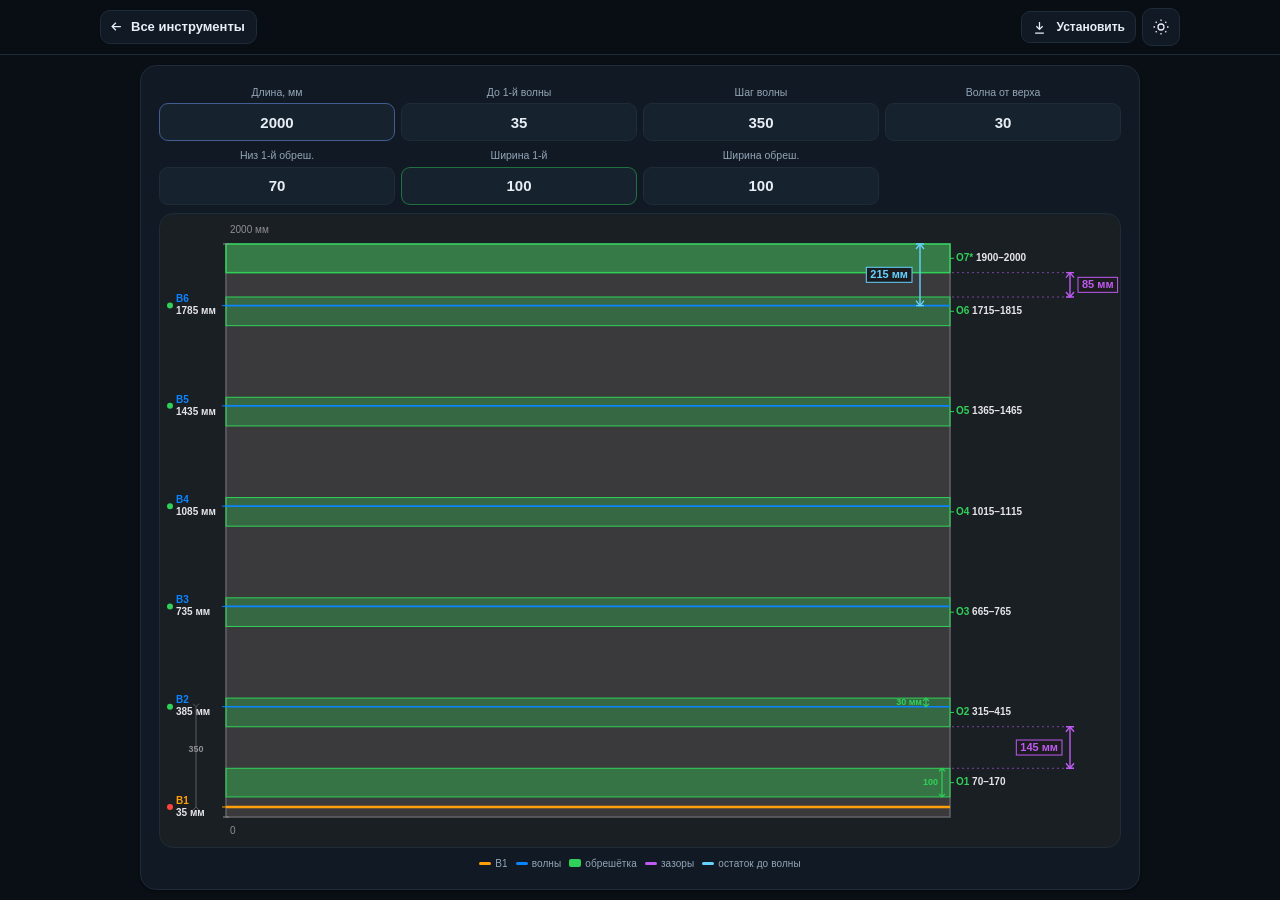
<file: tools/monterey.html>
<!DOCTYPE html>
<html lang="ru" data-theme="dark">
<head>
<meta charset="utf-8">
<meta name="viewport" content="width=device-width, initial-scale=1, viewport-fit=cover">
<title>Волны Монтерея и обрешётка — Строительные web-инструменты</title>
<meta name="description" content="Схема волн металлочерепицы «Монтерей» и досок обрешётки по длине ската в миллиметрах.">
<meta name="theme-color" content="#0d141d">
<link rel="manifest" href="manifest-monterey.webmanifest">
<link rel="icon" href="../assets/icons/favicon-32.png" sizes="32x32">
<link rel="apple-touch-icon" href="../assets/icons/apple-touch-icon.png">
<link rel="stylesheet" href="../assets/style.css?v=20261126a">
<style>
  .mr { --mr-accent: #2f6fe0; --mr-canvas: #1a1f24; }
  :root[data-theme="dark"] .mr { --mr-accent: #6f9bff; }

  .mr-body { display: flex; flex-direction: column; gap: 8px; height: 100%; min-height: 0; }

  .mr-params { display: grid; grid-template-columns: repeat(4, minmax(0, 1fr)); gap: 6px; }
  .mr-field { display: flex; flex-direction: column; gap: 3px; min-width: 0; }
  .mr-field label {
    font-size: 10.5px; color: var(--muted); font-weight: 500; text-align: center;
    white-space: nowrap; overflow: hidden; text-overflow: ellipsis;
  }
  .mr-field input {
    width: 100%; height: 38px; padding: 0 4px; text-align: center;
    font-family: inherit; font-size: 15px; font-weight: 600;
    color: var(--text); background: var(--surface-2);
    border: 1px solid var(--line); border-radius: 9px; outline: none;
    -webkit-appearance: none; appearance: none;
  }
  .mr-field input:focus { border-color: var(--mr-accent); }
  .mr-field--primary input { border-color: color-mix(in srgb, var(--mr-accent) 45%, var(--line)); }
  .mr-field--first input { border-color: rgba(48, 209, 88, .45); }

  .mr-canvas {
    flex: 1 1 auto; min-height: 160px; position: relative;
    overflow-y: auto; overflow-x: hidden; -webkit-overflow-scrolling: touch;
    background: var(--mr-canvas); border: 1px solid var(--line); border-radius: 14px;
  }
  .mr-canvas canvas { display: block; }

  .mr-legend {
    display: flex; flex-wrap: wrap; justify-content: center; gap: 8px;
    font-size: 10px; color: var(--muted); letter-spacing: .01em;
  }
  .mr-legend span { display: inline-flex; align-items: center; gap: 4px; }
  .mr-legend i { display: inline-block; width: 12px; height: 3px; border-radius: 2px; }
  .mr-legend .w1 i { background: #ff9f0a; }
  .mr-legend .w2 i { background: #0a84ff; }
  .mr-legend .l i  { background: #30d158; height: 8px; }
  .mr-legend .g i  { background: #bf5af2; }
  .mr-legend .t i  { background: #64d2ff; }
</style>
</head>
<body class="tool-page">

<header class="top">
  <div class="wrap top__in">
    <a class="backlink" href="../">
      <svg viewBox="0 0 24 24"><path d="M19 12H5M11 6l-6 6 6 6"/></svg>
      Все инструменты
    </a>
    <nav class="top__nav">
      <button class="btn btn--soft btn--sm" id="installBtn" type="button" hidden>
        <svg viewBox="0 0 24 24"><path d="M12 3v12M7 10l5 5 5-5M5 21h14"/></svg>
        Установить
      </button>
      <button class="icon-btn" id="themeBtn" type="button" aria-label="Переключить тему" title="Тема">
        <svg viewBox="0 0 24 24"><circle cx="12" cy="12" r="4"/><path d="M12 2v2M12 20v2M2 12h2M20 12h2M4.9 4.9l1.4 1.4M17.7 17.7l1.4 1.4M19.1 4.9l-1.4 1.4M6.3 17.7l-1.4 1.4"/></svg>
      </button>
    </nav>
  </div>
</header>

<main class="wrap tool mr">
  <h1 class="sr-only">Волны Монтерея и обрешётка</h1>
  <div class="panel panel--fill">
    <div class="mr-body">

      <div class="mr-params">
        <div class="mr-field mr-field--primary">
          <label for="lengthInput">Длина, мм</label>
          <input id="lengthInput" type="text" inputmode="numeric" pattern="[0-9]*" autocomplete="off" autocorrect="off" spellcheck="false" value="2000">
        </div>
        <div class="mr-field">
          <label for="waveOffsetInput">До 1-й волны</label>
          <input id="waveOffsetInput" type="text" inputmode="numeric" pattern="[0-9]*" autocomplete="off" autocorrect="off" spellcheck="false" value="35">
        </div>
        <div class="mr-field">
          <label for="waveStepInput">Шаг волны</label>
          <input id="waveStepInput" type="text" inputmode="numeric" pattern="[0-9]*" autocomplete="off" autocorrect="off" spellcheck="false" value="350">
        </div>
        <div class="mr-field">
          <label for="waveFromTopInput">Волна от верха</label>
          <input id="waveFromTopInput" type="text" inputmode="numeric" pattern="[0-9]*" autocomplete="off" autocorrect="off" spellcheck="false" value="30">
        </div>
        <div class="mr-field">
          <label for="lathOffsetInput">Низ 1-й обреш.</label>
          <input id="lathOffsetInput" type="text" inputmode="numeric" pattern="[0-9]*" autocomplete="off" autocorrect="off" spellcheck="false" value="70">
        </div>
        <div class="mr-field mr-field--first">
          <label for="firstLathWidthInput">Ширина 1-й</label>
          <input id="firstLathWidthInput" type="text" inputmode="numeric" pattern="[0-9]*" autocomplete="off" autocorrect="off" spellcheck="false" value="100">
        </div>
        <div class="mr-field">
          <label for="lathWidthInput">Ширина обреш.</label>
          <input id="lathWidthInput" type="text" inputmode="numeric" pattern="[0-9]*" autocomplete="off" autocorrect="off" spellcheck="false" value="100">
        </div>
      </div>

      <div class="mr-canvas" id="scrollWrap">
        <canvas id="sheetCanvas"></canvas>
      </div>

      <div class="mr-legend">
        <span class="w1"><i></i>В1</span>
        <span class="w2"><i></i>волны</span>
        <span class="l"><i></i>обрешётка</span>
        <span class="g"><i></i>зазоры</span>
        <span class="t"><i></i>остаток до волны</span>
      </div>

    </div>
  </div>
</main>

<script src="../assets/app.js?v=20261126a" defer></script>
<script>
const MIN_SCALE = 0.15;
  const MAX_SCALE = 1.4;

  const canvas     = document.getElementById('sheetCanvas');
  const ctx        = canvas.getContext('2d');
  const scrollWrap = document.getElementById('scrollWrap');

  const inputs = {
    length:          document.getElementById('lengthInput'),
    waveOffset:      document.getElementById('waveOffsetInput'),
    waveStep:        document.getElementById('waveStepInput'),
    lathOffset:      document.getElementById('lathOffsetInput'),
    firstLathWidth:  document.getElementById('firstLathWidthInput'),
    lathWidth:       document.getElementById('lathWidthInput'),
    waveFromTop:     document.getElementById('waveFromTopInput'),
  };
  const DEFAULTS = {
    length: 2000, waveOffset: 35, waveStep: 350,
    lathOffset: 70, firstLathWidth: 100,
    lathWidth: 100, waveFromTop: 30
  };
  const LIMITS = {
    length:         [100, 15000],
    waveOffset:     [0,   5000],
    waveStep:       [50,  2000],
    lathOffset:     [0,   5000],
    firstLathWidth: [10,  500],
    lathWidth:      [10,  500],
    waveFromTop:    [0,   500],
  };

  function setupInput(input, key) {
    input.addEventListener('focus', function() {
      setTimeout(() => this.select(), 30);
    });
    input.addEventListener('click', function() { this.select(); });
    input.addEventListener('input', function() {
      const c = this.value.replace(/[^0-9]/g, '');
      if (c !== this.value) this.value = c;
      scheduleDraw();
    });
    input.addEventListener('change', function() {
      const v = clampValue(this, key);
      this.value = String(v);
      scheduleDraw();
    });
  }
  function clampValue(input, key) {
    const [min, max] = LIMITS[key];
    let v = parseInt(input.value.replace(/[^0-9]/g, ''), 10);
    if (isNaN(v)) v = DEFAULTS[key];
    if (v < min) v = min;
    if (v > max) v = max;
    return v;
  }
  function val(key) { return clampValue(inputs[key], key); }

  let drawScheduled = false;
  function scheduleDraw() {
    if (drawScheduled) return;
    drawScheduled = true;
    requestAnimationFrame(() => { drawScheduled = false; draw(); });
  }

  // Универсальный вертикальный размер СНАРУЖИ листа
  function drawVDimOutside(d1, d2, label, color, xDim, side, sheetX, sheetW, yAt) {
    const yA = yAt(d1), yB = yAt(d2);
    const yTop = Math.min(yA, yB), yBot = Math.max(yA, yB);
    const yc = (yTop + yBot) / 2;

    ctx.setLineDash([2, 3]);
    ctx.strokeStyle = color + '99';
    ctx.lineWidth = 1;
    ctx.beginPath();
    ctx.moveTo(sheetX + sheetW + 2, yTop); ctx.lineTo(xDim, yTop);
    ctx.moveTo(sheetX + sheetW + 2, yBot); ctx.lineTo(xDim, yBot);
    ctx.stroke();
    ctx.setLineDash([]);

    ctx.strokeStyle = color;
    ctx.lineWidth = 1.4;
    ctx.beginPath();
    ctx.moveTo(xDim, yTop); ctx.lineTo(xDim, yBot);
    ctx.stroke();

    ctx.beginPath();
    ctx.moveTo(xDim - 4, yTop + 5); ctx.lineTo(xDim, yTop); ctx.lineTo(xDim + 4, yTop + 5);
    ctx.moveTo(xDim - 4, yBot - 5); ctx.lineTo(xDim, yBot); ctx.lineTo(xDim + 4, yBot - 5);
    ctx.stroke();

    ctx.lineWidth = 1.4;
    ctx.beginPath();
    ctx.moveTo(xDim - 4, yTop); ctx.lineTo(xDim + 4, yTop);
    ctx.moveTo(xDim - 4, yBot); ctx.lineTo(xDim + 4, yBot);
    ctx.stroke();

    ctx.font = 'bold 11px -apple-system, sans-serif';
    const tw = ctx.measureText(label).width;
    const pad = 4;
    const bw = tw + pad * 2;
    const bh = 15;
    const lx = side === 'l' ? xDim - 8 - bw : xDim + 8;
    const ly = yc - bh / 2;

    ctx.fillStyle = '#1c1c1e';
    ctx.fillRect(lx, ly, bw, bh);
    ctx.strokeStyle = color;
    ctx.lineWidth = 1;
    ctx.strokeRect(lx, ly, bw, bh);

    ctx.fillStyle = color;
    ctx.textAlign = 'left';
    ctx.textBaseline = 'middle';
    ctx.fillText(label, lx + pad, yc);
  }

  // Вертикальный размер ВНУТРИ листа
  function drawVDimInside(d1, d2, label, color, xDim, yAt) {
    const yA = yAt(d1), yB = yAt(d2);
    const yTop = Math.min(yA, yB), yBot = Math.max(yA, yB);
    const yc = (yTop + yBot) / 2;

    ctx.strokeStyle = color;
    ctx.lineWidth = 1.4;
    ctx.beginPath();
    ctx.moveTo(xDim, yTop); ctx.lineTo(xDim, yBot);
    ctx.stroke();

    ctx.beginPath();
    ctx.moveTo(xDim - 4, yTop + 5); ctx.lineTo(xDim, yTop); ctx.lineTo(xDim + 4, yTop + 5);
    ctx.moveTo(xDim - 4, yBot - 5); ctx.lineTo(xDim, yBot); ctx.lineTo(xDim + 4, yBot - 5);
    ctx.stroke();

    ctx.lineWidth = 1.4;
    ctx.beginPath();
    ctx.moveTo(xDim - 4, yTop); ctx.lineTo(xDim + 4, yTop);
    ctx.moveTo(xDim - 4, yBot); ctx.lineTo(xDim + 4, yBot);
    ctx.stroke();

    ctx.font = 'bold 11px -apple-system, sans-serif';
    const tw = ctx.measureText(label).width;
    const pad = 4;
    const bw = tw + pad * 2;
    const bh = 15;
    const lx = xDim - 8 - bw;
    const ly = yc - bh / 2;

    ctx.fillStyle = '#1c1c1e';
    ctx.fillRect(lx, ly, bw, bh);
    ctx.strokeStyle = color;
    ctx.lineWidth = 1;
    ctx.strokeRect(lx, ly, bw, bh);

    ctx.fillStyle = color;
    ctx.textAlign = 'left';
    ctx.textBaseline = 'middle';
    ctx.fillText(label, lx + pad, yc);
  }

  function draw() {
    const L             = val('length');
    const waveOffset    = val('waveOffset');
    const waveStep      = val('waveStep');
    const lathOffset    = val('lathOffset');
    const firstLathW    = val('firstLathWidth');
    const lathWidth     = val('lathWidth');
    const waveFromTop   = val('waveFromTop');

    const dpr = window.devicePixelRatio || 1;
    const vpW = scrollWrap.clientWidth;
    const vpH = scrollWrap.clientHeight;

    const PAD_TOP    = 30;
    const PAD_BOTTOM = 30;
    const PAD_LEFT   = 66;
    const PAD_RIGHT  = 170;

    const fitScale = (vpH - PAD_TOP - PAD_BOTTOM) / L;
    const scalePx  = Math.max(MIN_SCALE, Math.min(fitScale, MAX_SCALE));

    const contentH   = PAD_TOP + L * scalePx + PAD_BOTTOM;
    const canvasCssH = Math.max(vpH, contentH);
    const canvasCssW = vpW;

    canvas.width  = Math.floor(canvasCssW * dpr);
    canvas.height = Math.floor(canvasCssH * dpr);
    canvas.style.width  = canvasCssW + 'px';
    canvas.style.height = canvasCssH + 'px';

    ctx.setTransform(dpr, 0, 0, dpr, 0, 0);
    ctx.clearRect(0, 0, canvasCssW, canvasCssH);

    const sheetX = PAD_LEFT;
    const sheetW = canvasCssW - PAD_LEFT - PAD_RIGHT;
    const sheetTop    = PAD_TOP;
    const sheetBottom = sheetTop + L * scalePx;

    const yAt = d => sheetBottom - d * scalePx;

    // ===== ВОЛНЫ =====
    const waves = [];
    if (waveStep > 0) {
      let p = waveOffset, g = 0;
      while (p <= L && g < 10000) { waves.push(p); p += waveStep; g++; }
    }

    // ===== ОБРЕШЁТКИ =====
    // О1 — своя ширина (firstLathW); остальные — общая (lathWidth)
    const laths = [];
    laths.push({
      start: lathOffset,
      end:   Math.min(lathOffset + firstLathW, L + firstLathW),
      waveIndex: -1,
      isFinal:   false,
    });
    for (let i = 1; i < waves.length; i++) {
      const w = waves[i];
      const end   = w + waveFromTop;
      const start = end - lathWidth;
      laths.push({ start, end, waveIndex: i, isFinal: false });
    }

    let visibleLaths = laths.filter(r => r.end > 0 && r.start < L);

    // Финальная доска
    const lastW = visibleLaths[visibleLaths.length - 1];
    if (lastW) {
      const finalStart = L - lathWidth;
      if (finalStart > lastW.end) {
        visibleLaths.push({
          start: finalStart,
          end:   L,
          waveIndex: -2,
          isFinal:   true,
        });
      }
    }

    // ===== ФОН =====
    ctx.fillStyle = '#3a3a3c';
    ctx.fillRect(sheetX, sheetTop, sheetW, L * scalePx);
    ctx.strokeStyle = '#636366';
    ctx.lineWidth = 1.5;
    ctx.strokeRect(sheetX, sheetTop, sheetW, L * scalePx);

    // ===== ОБРЕШЁТКИ =====
    visibleLaths.forEach((r, i) => {
      const yTop = yAt(Math.min(r.end, L));
      const yBot = yAt(Math.max(r.start, 0));

      if (r.isFinal) {
        ctx.fillStyle = 'rgba(48, 209, 88, 0.42)';
      } else if (i === 0) {
        // первая доска — чуть светлее
        ctx.fillStyle = 'rgba(48, 209, 88, 0.38)';
      } else {
        ctx.fillStyle = 'rgba(48, 209, 88, 0.30)';
      }
      ctx.fillRect(sheetX, yTop, sheetW, yBot - yTop);

      ctx.strokeStyle = '#30d158';
      ctx.lineWidth = r.isFinal ? 1.5 : 1;
      ctx.strokeRect(sheetX, yTop, sheetW, yBot - yTop);
    });

    // ===== ВОЛНЫ =====
    const waveAlign = [];
    waves.forEach(w => {
      let found = null;
      for (let li = 0; li < visibleLaths.length; li++) {
        const r = visibleLaths[li];
        if (w >= r.start && w <= r.end) {
          found = {
            lathIndex: li,
            fromTop:   r.end - w,
            fromBottom: w - r.start,
          };
          break;
        }
      }
      waveAlign.push(found);
    });

    waves.forEach((w, i) => {
      const y = yAt(w);
      const isFirst = i === 0;
      const color = isFirst ? '#ff9f0a' : '#0a84ff';
      ctx.beginPath();
      ctx.moveTo(sheetX, y);
      ctx.lineTo(sheetX + sheetW, y);
      ctx.strokeStyle = color;
      ctx.lineWidth = isFirst ? 2.5 : 1.6;
      ctx.stroke();
    });

    // ===== 0 и L =====
    ctx.fillStyle = '#8e8e93';
    ctx.font = '10px -apple-system, sans-serif';
    ctx.textBaseline = 'middle';
    ctx.textAlign = 'left';
    ctx.fillText('0', sheetX + 4, sheetBottom + 14);
    ctx.fillText(L + ' мм', sheetX + 4, sheetTop - 14);

    ctx.strokeStyle = '#8e8e93';
    ctx.lineWidth = 1;
    ctx.beginPath();
    ctx.moveTo(sheetX - 3, sheetBottom); ctx.lineTo(sheetX + 3, sheetBottom);
    ctx.moveTo(sheetX - 3, sheetTop);    ctx.lineTo(sheetX + 3, sheetTop);
    ctx.stroke();

    // ===== ПОДПИСИ ВОЛН СЛЕВА =====
    ctx.textBaseline = 'middle';
    waves.forEach((w, i) => {
      const y = yAt(w);
      const isFirst = i === 0;
      const color = isFirst ? '#ff9f0a' : '#0a84ff';
      const align = waveAlign[i];

      let dotColor;
      if (!align) dotColor = '#ff453a';
      else if (Math.abs(align.fromTop - waveFromTop) <= 3) dotColor = '#30d158';
      else dotColor = '#ff9f0a';

      ctx.beginPath();
      ctx.moveTo(sheetX - 4, y); ctx.lineTo(sheetX, y);
      ctx.strokeStyle = color; ctx.lineWidth = 1;
      ctx.stroke();

      ctx.beginPath();
      ctx.arc(sheetX - 56, y, 3, 0, Math.PI * 2);
      ctx.fillStyle = dotColor;
      ctx.fill();

      ctx.fillStyle = color;
      ctx.font = 'bold 10px -apple-system, sans-serif';
      ctx.textAlign = 'left';
      ctx.fillText('В' + (i + 1), sheetX - 50, y - 6);

      ctx.fillStyle = '#e5e5ea';
      ctx.font = 'bold 10px -apple-system, sans-serif';
      ctx.fillText(Math.round(w) + ' мм', sheetX - 50, y + 6);
    });

    // Шаг волны
    if (waves.length >= 2) {
      const y1 = yAt(waves[0]), y2 = yAt(waves[1]);
      const x  = sheetX - 30;
      ctx.strokeStyle = '#5a5a5e';
      ctx.lineWidth = 1;
      ctx.beginPath();
      ctx.moveTo(x, y1); ctx.lineTo(x, y2);
      ctx.stroke();
      ctx.beginPath();
      ctx.moveTo(x - 3, y1 + 3); ctx.lineTo(x, y1); ctx.lineTo(x + 3, y1 + 3);
      ctx.moveTo(x - 3, y2 - 3); ctx.lineTo(x, y2); ctx.lineTo(x + 3, y2 - 3);
      ctx.stroke();
      ctx.fillStyle = '#8e8e93';
      ctx.font = 'bold 9px -apple-system, sans-serif';
      ctx.textAlign = 'center';
      ctx.fillText(String(Math.round(waves[1] - waves[0])), x, (y1 + y2) / 2 - 7);
    }

    // ===== ПОДПИСИ ОБРЕШЁТОК СПРАВА =====
    ctx.textAlign = 'left';
    ctx.textBaseline = 'middle';
    ctx.font = 'bold 10px -apple-system, sans-serif';
    visibleLaths.forEach((r, i) => {
      const yTopVis = yAt(Math.min(r.end, L));
      const yBotVis = yAt(Math.max(r.start, 0));
      const yc = (yTopVis + yBotVis) / 2;

      ctx.beginPath();
      ctx.moveTo(sheetX + sheetW, yc);
      ctx.lineTo(sheetX + sheetW + 4, yc);
      ctx.strokeStyle = '#30d158'; ctx.lineWidth = 1;
      ctx.stroke();

      let label = 'О' + (i + 1);
      if (r.isFinal) label += '*';
      ctx.fillStyle = '#30d158';
      ctx.fillText(label, sheetX + sheetW + 6, yc);

      const labelW = ctx.measureText(label).width;
      ctx.fillStyle = '#e5e5ea';
      ctx.fillText(
        ' ' + Math.round(r.start) + '–' + Math.round(r.end),
        sheetX + sheetW + 6 + labelW, yc
      );
    });

    // Ширина О1 — стрелка с числом firstLathW
    if (visibleLaths.length >= 1) {
      const r = visibleLaths[0];
      const yTop = yAt(Math.min(r.end, L));
      const yBot = yAt(Math.max(r.start, 0));
      const x = sheetX + sheetW - 8;

      ctx.strokeStyle = '#30d158'; ctx.lineWidth = 1.2;
      ctx.beginPath();
      ctx.moveTo(x, yTop); ctx.lineTo(x, yBot);
      ctx.stroke();
      ctx.beginPath();
      ctx.moveTo(x - 3, yTop + 3); ctx.lineTo(x, yTop); ctx.lineTo(x + 3, yTop + 3);
      ctx.moveTo(x - 3, yBot - 3); ctx.lineTo(x, yBot); ctx.lineTo(x + 3, yBot - 3);
      ctx.stroke();

      ctx.fillStyle = '#30d158';
      ctx.font = 'bold 9px -apple-system, sans-serif';
      ctx.textAlign = 'right';
      ctx.fillText(String(Math.round(r.end - r.start)), x - 4, (yTop + yBot) / 2);
      ctx.textAlign = 'left';
    }

    // Волна от верхнего края обрешётки — на первой выровненной
    const firstAligned = visibleLaths.find(r => r.waveIndex >= 0);
    if (firstAligned) {
      const w = waves[firstAligned.waveIndex];
      const yTop = yAt(firstAligned.end);
      const yWave = yAt(w);
      const x = sheetX + sheetW - 24;

      ctx.strokeStyle = '#30d158'; ctx.lineWidth = 1.2;
      ctx.beginPath();
      ctx.moveTo(x, yTop); ctx.lineTo(x, yWave);
      ctx.stroke();
      ctx.beginPath();
      ctx.moveTo(x - 3, yTop + 3); ctx.lineTo(x, yTop); ctx.lineTo(x + 3, yTop + 3);
      ctx.moveTo(x - 3, yWave - 3); ctx.lineTo(x, yWave); ctx.lineTo(x + 3, yWave - 3);
      ctx.stroke();

      ctx.fillStyle = '#30d158';
      ctx.font = 'bold 9px -apple-system, sans-serif';
      ctx.textAlign = 'right';
      ctx.fillText(
        String(Math.round(firstAligned.end - w)) + ' мм',
        x - 4, (yTop + yWave) / 2
      );
      ctx.textAlign = 'left';
    }

    // ===== РАЗМЕРЫ СПРАВА =====
    const X_GAP = sheetX + sheetW + 120;

    // Зазор О1↔О2 — пересчитается автоматически, т.к. берётся r1.end (по новой ширине О1)
    if (visibleLaths.length >= 2) {
      const r1 = visibleLaths[0];
      const r2 = visibleLaths[1];
      const gap = Math.round(r2.start - r1.end);
      drawVDimOutside(r1.end, r2.start, gap + ' мм', '#bf5af2',
                      X_GAP, 'l', sheetX, sheetW, yAt);
    }

    // Зазор последних двух досок
    if (visibleLaths.length >= 3) {
      const n = visibleLaths.length;
      const r1 = visibleLaths[n - 2];
      const r2 = visibleLaths[n - 1];
      const gap = Math.round(r2.start - r1.end);
      drawVDimOutside(r1.end, r2.start, gap + ' мм', '#bf5af2',
                      X_GAP, 'r', sheetX, sheetW, yAt);
    }

    // ===== ОСТАТОК ДО ВОЛНЫ — ВНУТРИ ЛИСТА =====
    if (waves.length > 0) {
      const lastWave = waves[waves.length - 1];
      const remainder = L - lastWave;
      if (remainder > 1) {
        const xInside = sheetX + sheetW - 30;
        drawVDimInside(lastWave, L,
          Math.round(remainder) + ' мм', '#64d2ff',
          xInside, yAt);
      }
    }
  }

  Object.keys(inputs).forEach(k => setupInput(inputs[k], k));
  window.addEventListener('resize', scheduleDraw);

  requestAnimationFrame(() => {
    draw();
    requestAnimationFrame(() => {
      scrollWrap.scrollTop = scrollWrap.scrollHeight;
    });
  });
</script>
</body>
</html>
</file>
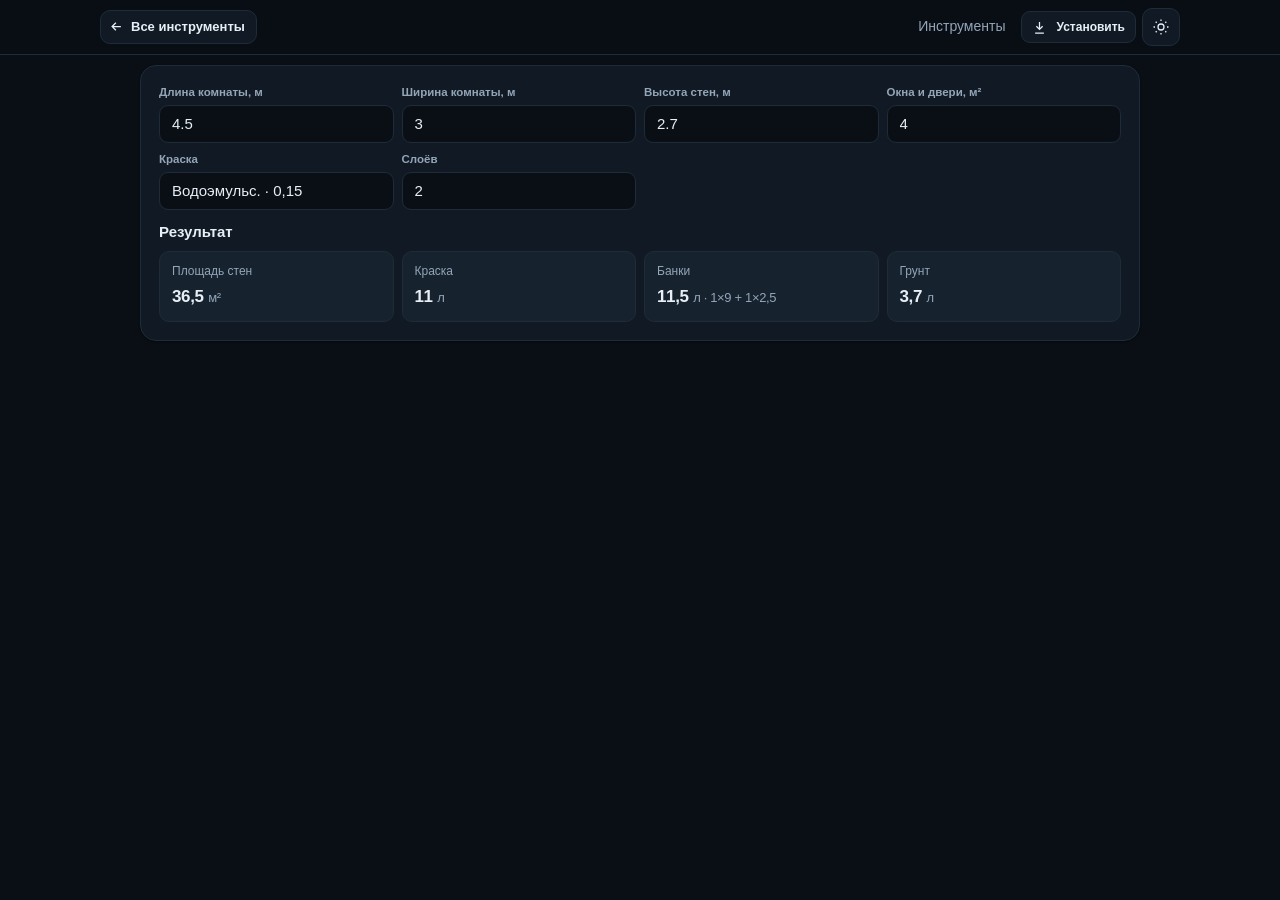
<file: tools/paint.html>
<!DOCTYPE html>
<html lang="ru" data-theme="dark">
<head>
<meta charset="utf-8">
<meta name="viewport" content="width=device-width, initial-scale=1, viewport-fit=cover">
<title>Краска и грунт — Строительные web-инструменты</title>
<meta name="description" content="Калькулятор краски: площадь стен без окон и дверей, литры в слоях, банки под покупку, грунтовка.">
<meta name="theme-color" content="#0d141d">
<link rel="manifest" href="manifest-paint.webmanifest">
<link rel="icon" href="../assets/icons/favicon-32.png" sizes="32x32">
<link rel="apple-touch-icon" href="../assets/icons/apple-touch-icon.png">
<link rel="stylesheet" href="../assets/style.css?v=20261126a">
</head>
<body class="tool-page">

<header class="top">
  <div class="wrap top__in">
    <a class="backlink" href="../">
      <svg viewBox="0 0 24 24"><path d="M19 12H5M11 6l-6 6 6 6"/></svg>
      Все инструменты
    </a>
    <nav class="top__nav">
      <a class="top__link" href="../#tools">Инструменты</a>
      <button class="btn btn--soft btn--sm" id="installBtn" type="button" hidden>
        <svg viewBox="0 0 24 24"><path d="M12 3v12M7 10l5 5 5-5M5 21h14"/></svg>
        Установить
      </button>
      <button class="icon-btn" id="themeBtn" type="button" aria-label="Переключить тему" title="Тема">
        <svg viewBox="0 0 24 24"><circle cx="12" cy="12" r="4"/><path d="M12 2v2M12 20v2M2 12h2M20 12h2M4.9 4.9l1.4 1.4M17.7 17.7l1.4 1.4M19.1 4.9l-1.4 1.4M6.3 17.7l-1.4 1.4"/></svg>
      </button>
    </nav>
  </div>
</header>

<main class="wrap tool">
  <h1 class="sr-only">Краска и грунт</h1>

  <div class="panel">
    <div class="form">
      <div class="field">
        <label for="len">Длина комнаты, м</label>
        <input id="len" type="number" inputmode="decimal" min="0" step="0.1" value="4.5">
      </div>
      <div class="field">
        <label for="wid">Ширина комнаты, м</label>
        <input id="wid" type="number" inputmode="decimal" min="0" step="0.1" value="3">
      </div>
      <div class="field">
        <label for="h">Высота стен, м</label>
        <input id="h" type="number" inputmode="decimal" min="1" step="0.05" value="2.7">
      </div>
      <div class="field">
        <label for="open">Окна и двери, м²</label>
        <input id="open" type="number" inputmode="decimal" min="0" step="0.1" value="4">
      </div>
      <div class="field">
        <label for="paint">Краска</label>
        <select id="paint">
          <option value="0.15" selected>Водоэмульс. · 0,15</option>
          <option value="0.12">Латексная · 0,12</option>
          <option value="0.18">Фасадная · 0,18</option>
          <option value="0.11">Эмаль · 0,11</option>
        </select>
        <small>расход на один слой</small>
      </div>
      <div class="field">
        <label for="layers">Слоёв</label>
        <select id="layers">
          <option value="1">1</option>
          <option value="2" selected>2</option>
          <option value="3">3</option>
        </select>
      </div>
    </div>

    <div class="result">
      <div class="result__head"><b>Результат</b></div>
      <div class="result__grid">
        <div class="out"><span>Площадь стен</span><b id="oArea">—</b></div>
        <div class="out"><span>Краска</span><b id="oPaint">—</b></div>
        <div class="out"><span>Банки</span><b id="oCans">—</b></div>
        <div class="out"><span>Грунт</span><b id="oPrimer">—</b></div>
      </div>
      <p class="note">Грунт — один слой, 0,1 л/м². Краску берите с небольшим запасом на подкрас: партии разных дат могут отличаться по оттенку, поэтому остаток лучше сохранить.</p>
    </div>
  </div>
</main>

<script src="../assets/app.js?v=20261126a" defer></script>
<script>
(function () {
  var $ = function (id) { return document.getElementById(id); };
  var ids = ['len','wid','h','open','paint','layers'];
  var LOSS = 0.05;

  function num(id, def) { var v = parseFloat(String($(id).value).replace(',', '.')); return isFinite(v) && v >= 0 ? v : def; }
  function fmt0(n) { return n.toLocaleString('ru-RU', { maximumFractionDigits: 0 }); }
  function fmt1(n) { return n.toLocaleString('ru-RU', { maximumFractionDigits: 1 }); }

  // минимальная закупка банками 9 / 2,5 / 1 л: сначала по объёму, потом по числу банок
  function cans(need) {
    var best = null;
    var max9 = Math.ceil(need / 9) + 1;
    for (var a = 0; a <= max9; a++) {
      for (var b = 0; b <= Math.ceil(need / 2.5) + 1; b++) {
        var rest = need - a * 9 - b * 2.5;
        var c = Math.max(0, Math.ceil(rest - 1e-9));
        var vol = a * 9 + b * 2.5 + c;
        if (vol + 1e-9 < need) continue;
        var count = a + b + c;
        var score = [vol, count];
        if (!best || score[0] < best.score[0] - 1e-9 || (Math.abs(score[0] - best.score[0]) < 1e-9 && score[1] < best.score[1])) {
          best = { score: score, a: a, b: b, c: c };
        }
      }
    }
    if (!best) return '';
    var parts = [];
    if (best.a) parts.push(best.a + '×9');
    if (best.b) parts.push(best.b + '×2,5');
    if (best.c) parts.push(best.c + '×1');
    return parts.join(' + ');
  }

  function calc() {
    var L = num('len', 0), W = num('wid', 0), H = num('h', 0);
    var open = num('open', 0);
    var rate = num('paint', 0.15), layers = num('layers', 2);

    var area = Math.max(0, 2 * (L + W) * H - open);
    if (!(area > 0)) {
      ['oArea','oPaint','oCans','oPrimer'].forEach(function (k) { $(k).textContent = '—'; });
      return;
    }

    var paint = area * rate * layers;
    var buy = paint * (1 + LOSS);
    var primer = area * 0.1;

    $('oArea').innerHTML = fmt1(area) + ' <i>м²</i>';
    $('oPaint').innerHTML = fmt1(paint) + ' <i>л</i>';
    $('oCans').innerHTML = fmt1(buy) + ' <i>л · ' + cans(buy) + '</i>';
    $('oPrimer').innerHTML = fmt1(primer) + ' <i>л</i>';
  }

  ids.forEach(function (id) { $(id).addEventListener('input', calc); $(id).addEventListener('change', calc); });
  calc();
})();
</script>
</body>
</html>
</file>
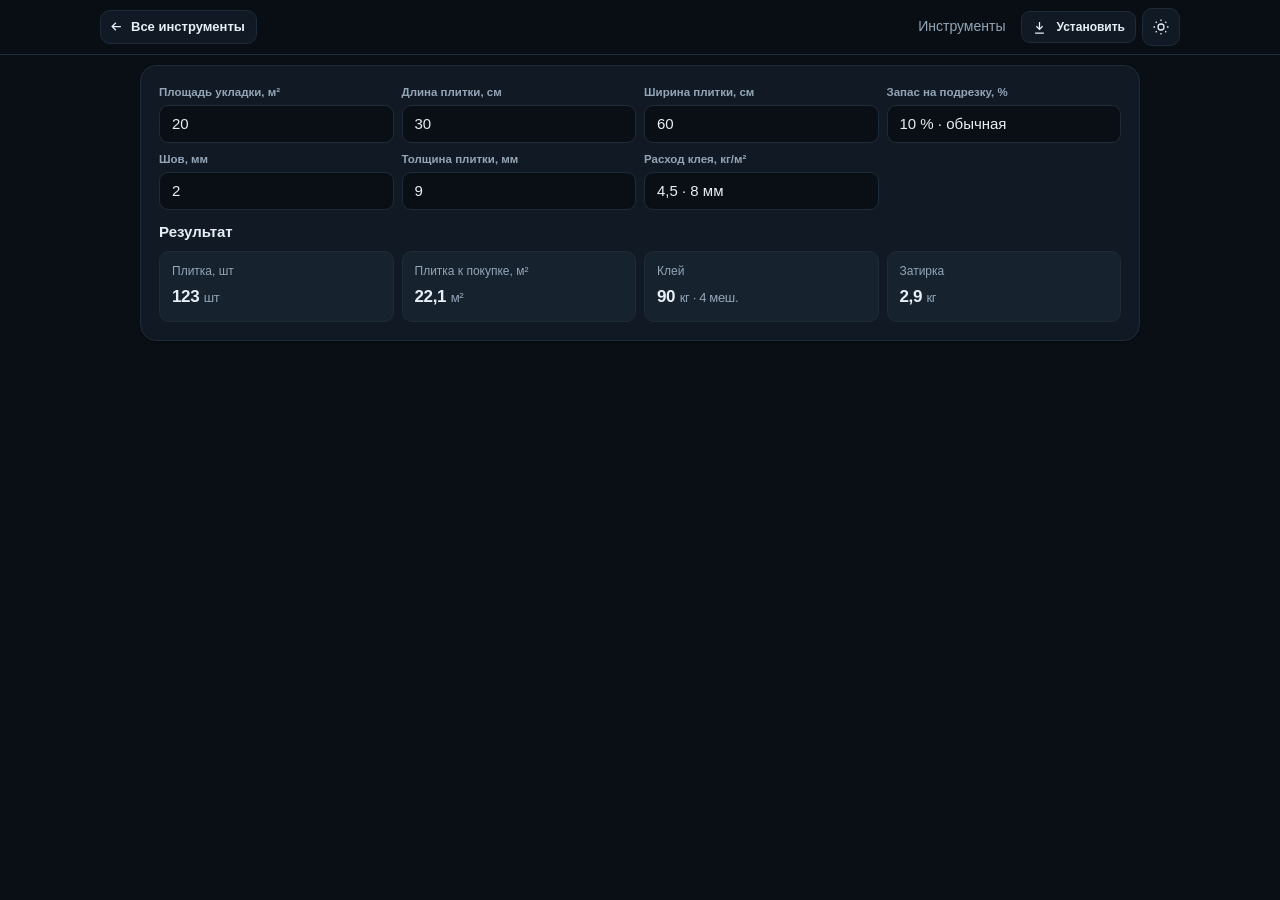
<file: tools/tile.html>
<!DOCTYPE html>
<html lang="ru" data-theme="dark">
<head>
<meta charset="utf-8">
<meta name="viewport" content="width=device-width, initial-scale=1, viewport-fit=cover">
<title>Плитка и клей — Строительные web-инструменты</title>
<meta name="description" content="Калькулятор плитки: количество плитки с подрезкой, клей и затирка по площади, размеру плитки и шву.">
<meta name="theme-color" content="#0d141d">
<link rel="manifest" href="manifest-tile.webmanifest">
<link rel="icon" href="../assets/icons/favicon-32.png" sizes="32x32">
<link rel="apple-touch-icon" href="../assets/icons/apple-touch-icon.png">
<link rel="stylesheet" href="../assets/style.css?v=20261126a">
</head>
<body class="tool-page">

<header class="top">
  <div class="wrap top__in">
    <a class="backlink" href="../">
      <svg viewBox="0 0 24 24"><path d="M19 12H5M11 6l-6 6 6 6"/></svg>
      Все инструменты
    </a>
    <nav class="top__nav">
      <a class="top__link" href="../#tools">Инструменты</a>
      <button class="btn btn--soft btn--sm" id="installBtn" type="button" hidden>
        <svg viewBox="0 0 24 24"><path d="M12 3v12M7 10l5 5 5-5M5 21h14"/></svg>
        Установить
      </button>
      <button class="icon-btn" id="themeBtn" type="button" aria-label="Переключить тему" title="Тема">
        <svg viewBox="0 0 24 24"><circle cx="12" cy="12" r="4"/><path d="M12 2v2M12 20v2M2 12h2M20 12h2M4.9 4.9l1.4 1.4M17.7 17.7l1.4 1.4M19.1 4.9l-1.4 1.4M6.3 17.7l-1.4 1.4"/></svg>
      </button>
    </nav>
  </div>
</header>

<main class="wrap tool">
  <h1 class="sr-only">Плитка и клей</h1>

  <div class="panel">
    <div class="form">
      <div class="field">
        <label for="area">Площадь укладки, м²</label>
        <input id="area" type="number" inputmode="decimal" min="0" step="0.1" value="20">
        <small>стены или пол, без вычета швов</small>
      </div>
      <div class="field">
        <label for="tl">Длина плитки, см</label>
        <input id="tl" type="number" inputmode="decimal" min="1" step="1" value="30">
      </div>
      <div class="field">
        <label for="tw">Ширина плитки, см</label>
        <input id="tw" type="number" inputmode="decimal" min="1" step="1" value="60">
      </div>
      <div class="field">
        <label for="reserve">Запас на подрезку, %</label>
        <select id="reserve">
          <option value="5">5 % · простая</option>
          <option value="10" selected>10 % · обычная</option>
          <option value="15">15 % · диагональ</option>
        </select>
      </div>
      <div class="field">
        <label for="joint">Шов, мм</label>
        <input id="joint" type="number" inputmode="decimal" min="0" step="0.5" value="2">
      </div>
      <div class="field">
        <label for="thick">Толщина плитки, мм</label>
        <input id="thick" type="number" inputmode="decimal" min="1" step="1" value="9">
      </div>
      <div class="field">
        <label for="glue">Расход клея, кг/м²</label>
        <select id="glue">
          <option value="3">3 · 6 мм</option>
          <option value="4.5" selected>4,5 · 8 мм</option>
          <option value="6">6 · 10 мм</option>
          <option value="7.5">7,5 · крупный</option>
        </select>
      </div>
    </div>

    <div class="result">
      <div class="result__head"><b>Результат</b></div>
      <div class="result__grid">
        <div class="out"><span>Плитка, шт</span><b id="oPcs">—</b></div>
        <div class="out"><span>Плитка к покупке, м²</span><b id="oM2">—</b></div>
        <div class="out"><span>Клей</span><b id="oGlue">—</b></div>
        <div class="out"><span>Затирка</span><b id="oGrout">—</b></div>
      </div>
      <p class="note">Клей — по среднему расходу выбранной гребёнки. Затирка — по формуле (A+B)/(A·B)·шов·толщина·1,6; плотность 1,6 кг/дм³, для эпоксидной уточняйте у продавца.</p>
    </div>
  </div>
</main>

<script src="../assets/app.js?v=20261126a" defer></script>
<script>
(function () {
  var $ = function (id) { return document.getElementById(id); };
  var ids = ['area','tl','tw','reserve','joint','thick','glue'];
  function num(id, def) { var v = parseFloat(String($(id).value).replace(',', '.')); return isFinite(v) && v > 0 ? v : def; }
  function fmt(n) { return n.toLocaleString('ru-RU', { maximumFractionDigits: 0 }); }
  function fmt1(n) { return n.toLocaleString('ru-RU', { maximumFractionDigits: 1 }); }

  function calc() {
    var area = num('area', 0);
    var tl = num('tl', 0) / 100, tw = num('tw', 0) / 100;
    var reserve = (num('reserve', 10)) / 100;
    var joint = num('joint', 0), thick = num('thick', 0), glueRate = num('glue', 4.5);

    var tileArea = tl * tw;                       // м² на одну плитку
    var pcs = tileArea > 0 ? Math.ceil(area * (1 + reserve) / tileArea) : 0;
    var buyM2 = pcs * tileArea;
    var glue = area * glueRate;                   // кг
    var bags = Math.ceil(glue / 25);
    // затирка: (A+B)/(A·B)·шов·толщина·ρ, размеры в мм
    var grout = 0;
    if (tl > 0 && tw > 0 && joint > 0 && thick > 0) {
      var A = tl * 1000, B = tw * 1000;
      grout = area * ((A + B) / (A * B)) * joint * thick * 1.6;
    }

    $('oPcs').innerHTML = pcs ? fmt(pcs) + ' <i>шт</i>' : '—';
    $('oM2').innerHTML = buyM2 ? fmt1(buyM2) + ' <i>м²</i>' : '—';
    $('oGlue').innerHTML = glue ? fmt1(glue) + ' <i>кг · ' + bags + ' меш.</i>' : '—';
    $('oGrout').innerHTML = grout ? fmt1(grout) + ' <i>кг</i>' : '—';
  }

  ids.forEach(function (id) { $(id).addEventListener('input', calc); $(id).addEventListener('change', calc); });
  calc();
})();
</script>
</body>
</html>
</file>
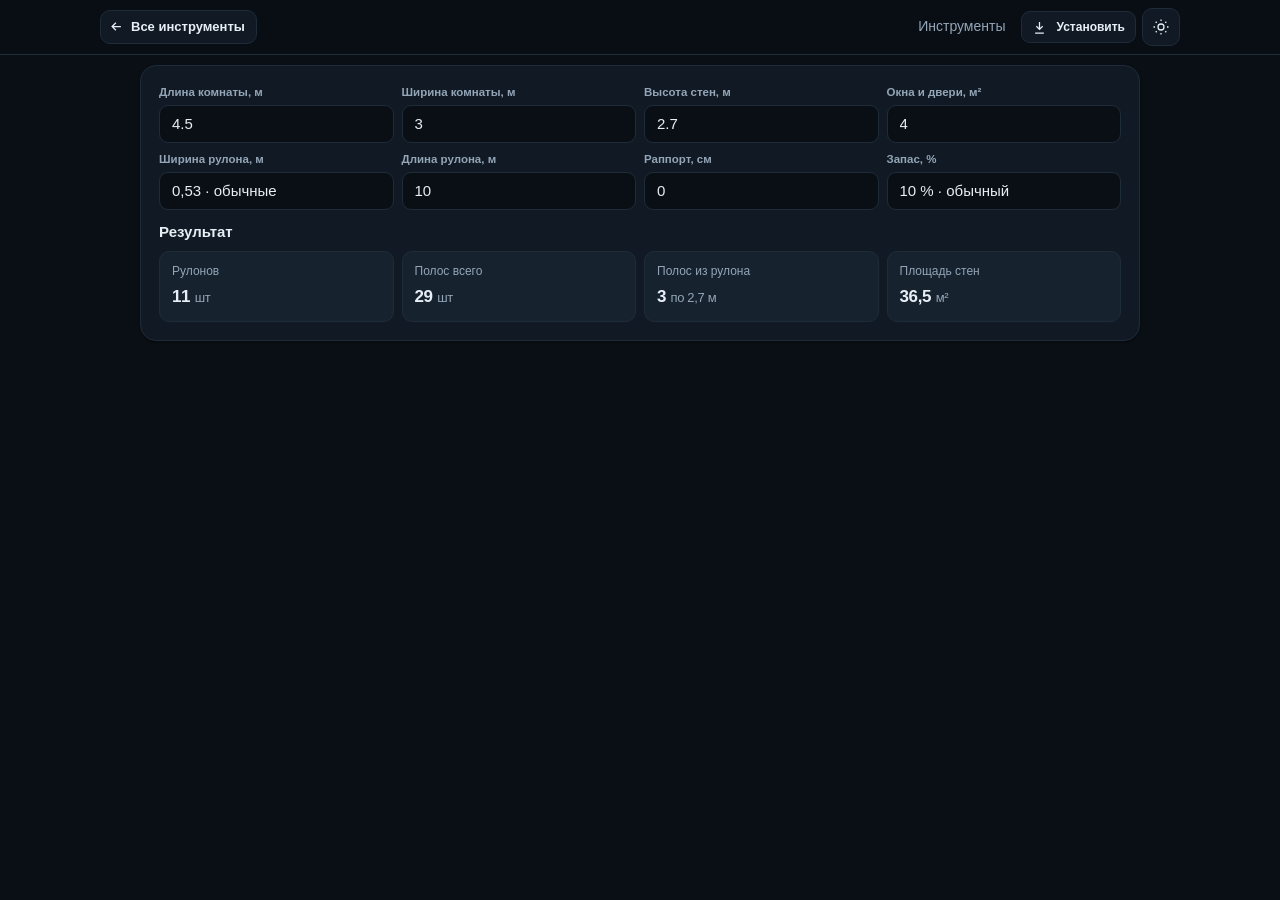
<file: tools/wallpaper.html>
<!DOCTYPE html>
<html lang="ru" data-theme="dark">
<head>
<meta charset="utf-8">
<meta name="viewport" content="width=device-width, initial-scale=1, viewport-fit=cover">
<title>Обои — Строительные web-инструменты</title>
<meta name="description" content="Калькулятор обоев: рулоны с учётом раппорта, смещения рисунка и дверей с окнами.">
<meta name="theme-color" content="#0d141d">
<link rel="manifest" href="manifest-wallpaper.webmanifest">
<link rel="icon" href="../assets/icons/favicon-32.png" sizes="32x32">
<link rel="apple-touch-icon" href="../assets/icons/apple-touch-icon.png">
<link rel="stylesheet" href="../assets/style.css?v=20261126a">
</head>
<body class="tool-page">

<header class="top">
  <div class="wrap top__in">
    <a class="backlink" href="../">
      <svg viewBox="0 0 24 24"><path d="M19 12H5M11 6l-6 6 6 6"/></svg>
      Все инструменты
    </a>
    <nav class="top__nav">
      <a class="top__link" href="../#tools">Инструменты</a>
      <button class="btn btn--soft btn--sm" id="installBtn" type="button" hidden>
        <svg viewBox="0 0 24 24"><path d="M12 3v12M7 10l5 5 5-5M5 21h14"/></svg>
        Установить
      </button>
      <button class="icon-btn" id="themeBtn" type="button" aria-label="Переключить тему" title="Тема">
        <svg viewBox="0 0 24 24"><circle cx="12" cy="12" r="4"/><path d="M12 2v2M12 20v2M2 12h2M20 12h2M4.9 4.9l1.4 1.4M17.7 17.7l1.4 1.4M19.1 4.9l-1.4 1.4M6.3 17.7l-1.4 1.4"/></svg>
      </button>
    </nav>
  </div>
</header>

<main class="wrap tool">
  <h1 class="sr-only">Обои</h1>

  <div class="panel">
    <div class="form">
      <div class="field">
        <label for="len">Длина комнаты, м</label>
        <input id="len" type="number" inputmode="decimal" min="0" step="0.1" value="4.5">
      </div>
      <div class="field">
        <label for="wid">Ширина комнаты, м</label>
        <input id="wid" type="number" inputmode="decimal" min="0" step="0.1" value="3">
      </div>
      <div class="field">
        <label for="h">Высота стен, м</label>
        <input id="h" type="number" inputmode="decimal" min="1" step="0.05" value="2.7">
      </div>
      <div class="field">
        <label for="open">Окна и двери, м²</label>
        <input id="open" type="number" inputmode="decimal" min="0" step="0.1" value="4">
        <small>вычитаются из площади стен</small>
      </div>
      <div class="field">
        <label for="rw">Ширина рулона, м</label>
        <select id="rw">
          <option value="0.53" selected>0,53 · обычные</option>
          <option value="1.06">1,06 · метровые</option>
          <option value="0.7">0,70 · компакт</option>
        </select>
      </div>
      <div class="field">
        <label for="rl">Длина рулона, м</label>
        <select id="rl">
          <option value="10" selected>10</option>
          <option value="15">15</option>
          <option value="25">25</option>
        </select>
      </div>
      <div class="field">
        <label for="rap">Раппорт, см</label>
        <input id="rap" type="number" inputmode="decimal" min="0" step="1" value="0">
        <small>0 — без подгонки рисунка</small>
      </div>
      <div class="field">
        <label for="reserve">Запас, %</label>
        <select id="reserve">
          <option value="0">0 %</option>
          <option value="10" selected>10 % · обычный</option>
          <option value="20">20 % · много углов</option>
        </select>
      </div>
    </div>

    <div class="result">
      <div class="result__head"><b>Результат</b></div>
      <div class="result__grid">
        <div class="out"><span>Рулонов</span><b id="oRolls">—</b></div>
        <div class="out"><span>Полос всего</span><b id="oStrips">—</b></div>
        <div class="out"><span>Полос из рулона</span><b id="oPerRoll">—</b></div>
        <div class="out"><span>Площадь стен</span><b id="oArea">—</b></div>
      </div>
      <p class="note">Полоса режется по высоте с округлением до раппорта. Окна и двери вычитаются из площади, но полосы над ними всё равно нужны — поэтому итог берётся по полосам, а не по площади.</p>
    </div>
  </div>
</main>

<script src="../assets/app.js?v=20261126a" defer></script>
<script>
(function () {
  var $ = function (id) { return document.getElementById(id); };
  var ids = ['len','wid','h','open','rw','rl','rap','reserve'];
  function num(id, def) { var v = parseFloat(String($(id).value).replace(',', '.')); return isFinite(v) && v >= 0 ? v : def; }
  function fmt0(n) { return n.toLocaleString('ru-RU', { maximumFractionDigits: 0 }); }
  function fmt1(n) { return n.toLocaleString('ru-RU', { maximumFractionDigits: 1 }); }

  function calc() {
    var L = num('len', 0), W = num('wid', 0), H = num('h', 0);
    var openings = num('open', 0);
    var rw = num('rw', 0.53), rl = num('rl', 10);
    var rap = num('rap', 0) / 100;
    var reserve = num('reserve', 10) / 100;

    var perimeter = 2 * (L + W);
    var wallArea = Math.max(0, perimeter * H - openings);

    if (perimeter <= 0 || H <= 0) {
      ['oRolls','oStrips','oPerRoll','oArea'].forEach(function (k) { $(k).textContent = '—'; });
      return;
    }

    // длина одной полосы: при раппорте — кратно шагу рисунка
    var stripLen = H;
    if (rap > 0) stripLen = Math.ceil(H / rap) * rap;
    var perRoll = Math.floor(rl / stripLen);
    var strips = Math.ceil(perimeter / rw);
    var rolls = perRoll > 0 ? Math.ceil(strips * (1 + reserve) / perRoll) : 0;

    // проверка по площади: не меньше, чем требует площадь с запасом
    var byArea = Math.ceil(wallArea * (1 + reserve) / (rw * rl));

    $('oRolls').innerHTML = rolls ? fmt0(Math.max(rolls, byArea)) + ' <i>шт</i>' : 'высота больше рулона';
    $('oStrips').innerHTML = fmt0(strips) + ' <i>шт</i>';
    $('oPerRoll').innerHTML = perRoll ? fmt0(perRoll) + ' <i>по ' + fmt1(stripLen) + ' м</i>' : '0';
    $('oArea').innerHTML = fmt1(wallArea) + ' <i>м²</i>';
  }

  ids.forEach(function (id) { $(id).addEventListener('input', calc); $(id).addEventListener('change', calc); });
  calc();
})();
</script>
</body>
</html>
</file>
<file: assets/style.css>
/* Строительные web-инструменты — оформление.
   Палитра, типографика, сетки. Тема светлая по умолчанию, тёмная по классу на <html>. */

:root {
  color-scheme: light;
  --bg: #f4f6f9;
  --surface: #ffffff;
  --surface-2: #eef2f7;
  --text: #0f1822;
  --muted: #5b6b7c;
  --line: #e1e8f0;
  --accent: #d9610f;
  --accent-2: #b84d06;
  --accent-soft: rgba(217, 97, 15, 0.1);
  --hero: #0d141d;
  --hero-text: #f2f6fa;
  --hero-muted: #9fb0c2;
  --ok: #1f7a4d;
  --radius: 16px;
  --radius-sm: 10px;
  --shadow-sm: 0 1px 2px rgba(15, 24, 34, 0.06), 0 2px 8px rgba(15, 24, 34, 0.04);
  --shadow-md: 0 6px 24px rgba(15, 24, 34, 0.1);
  --max: 1120px;
  --font: -apple-system, BlinkMacSystemFont, "SF Pro Text", "Segoe UI", Roboto, "Helvetica Neue", Arial, sans-serif;
  --mono: ui-monospace, SFMono-Regular, "SF Mono", Menlo, Consolas, monospace;
}

:root[data-theme="dark"] {
  color-scheme: dark;
  --bg: #0a0f15;
  --surface: #111a24;
  --surface-2: #16222e;
  --text: #e7eef6;
  --muted: #93a5b7;
  --line: #1e2b39;
  --accent: #f0803a;
  --accent-2: #ffa163;
  --accent-soft: rgba(240, 128, 58, 0.14);
  --shadow-sm: 0 1px 2px rgba(0, 0, 0, 0.4);
  --shadow-md: 0 10px 30px rgba(0, 0, 0, 0.45);
}

* { box-sizing: border-box; }

html { -webkit-text-size-adjust: 100%; scroll-behavior: smooth; }

body {
  margin: 0;
  background: var(--bg);
  color: var(--text);
  font-family: var(--font);
  font-size: 16px;
  line-height: 1.55;
  -webkit-font-smoothing: antialiased;
}

img, svg { display: block; max-width: 100%; }

a { color: inherit; text-decoration: none; }

.wrap { width: 100%; max-width: var(--max); margin: 0 auto; padding: 0 20px; }

/* ── шапка ───────────────────────────────────────────── */
.top {
  position: sticky; top: 0; z-index: 30;
  padding-top: env(safe-area-inset-top);
  backdrop-filter: saturate(180%) blur(14px);
  -webkit-backdrop-filter: saturate(180%) blur(14px);
  background: color-mix(in srgb, var(--bg) 82%, transparent);
  border-bottom: 1px solid var(--line);
}
.top__in { display: flex; align-items: center; gap: 14px; height: 62px; }
.brand { display: flex; align-items: center; gap: 10px; font-weight: 650; letter-spacing: -0.01em; }
.brand img { width: 30px; height: 30px; border-radius: 8px; }
.brand span { font-size: 15px; }
.brand small { display: block; font-weight: 500; font-size: 11px; color: var(--muted); letter-spacing: 0.04em; text-transform: uppercase; line-height: 1.2; }
.top__nav { margin-left: auto; flex: 1 0 auto; justify-content: flex-end; display: flex; align-items: center; gap: 6px; }
.top__link { font-size: 14px; color: var(--muted); padding: 8px 10px; border-radius: 9px; }
.top__link:hover { color: var(--text); background: var(--surface-2); }

.icon-btn {
  width: 38px; height: 38px; display: grid; place-items: center;
  border: 1px solid var(--line); border-radius: 10px;
  background: var(--surface); color: var(--text); cursor: pointer;
  transition: background .15s, border-color .15s, transform .15s;
}
.icon-btn:hover { background: var(--surface-2); }
.icon-btn:active { transform: scale(0.97); }
.icon-btn svg { width: 18px; height: 18px; stroke: currentColor; fill: none; stroke-width: 1.7; }

/* ── герой ───────────────────────────────────────────── */
.hero {
  position: relative; overflow: hidden;
  background: var(--hero); color: var(--hero-text);
  margin: 14px auto 0; max-width: var(--max);
  border-radius: 24px;
  isolation: isolate;
}
.hero::before {
  content: ""; position: absolute; inset: 0; z-index: -2;
  background-image:
    linear-gradient(rgba(255,255,255,.05) 1px, transparent 1px),
    linear-gradient(90deg, rgba(255,255,255,.05) 1px, transparent 1px);
  background-size: 46px 46px;
  mask-image: radial-gradient(120% 90% at 85% 0%, #000 20%, transparent 75%);
  -webkit-mask-image: radial-gradient(120% 90% at 85% 0%, #000 20%, transparent 75%);
}
.hero::after {
  content: ""; position: absolute; z-index: -1;
  width: 520px; height: 520px; right: -140px; top: -220px;
  background: radial-gradient(circle, rgba(217,97,15,.42) 0%, rgba(217,97,15,0) 62%);
  filter: blur(6px);
}
.hero__in { padding: 24px 26px 24px; max-width: 760px; }
.eyebrow {
  display: inline-flex; align-items: center; gap: 8px;
  font-size: 12px; letter-spacing: .08em; text-transform: uppercase;
  color: var(--hero-muted); font-weight: 600;
  border: 1px solid rgba(255,255,255,.14); border-radius: 999px; padding: 6px 12px;
  background: rgba(255,255,255,.04);
}
.eyebrow i { width: 6px; height: 6px; border-radius: 50%; background: #f0803a; box-shadow: 0 0 0 4px rgba(240,128,58,.2); }
h1 {
  font-size: clamp(29px, 6vw, 48px); line-height: 1.04; letter-spacing: -0.03em;
  margin: 0; font-weight: 700;
}
h1 em { font-style: normal; color: #f0803a; }
.hero p { color: var(--hero-muted); font-size: clamp(15px, 2.2vw, 18px); margin: 0 0 26px; max-width: 560px; }
.hero__actions { display: flex; flex-wrap: wrap; gap: 10px; margin-top: 20px; }

.btn {
  display: inline-flex; align-items: center; gap: 9px;
  height: 46px; padding: 0 20px; border-radius: 12px;
  font-size: 15px; font-weight: 600; cursor: pointer;
  border: 1px solid transparent; transition: transform .15s, background .15s, box-shadow .15s;
  -webkit-tap-highlight-color: transparent;
}
.btn svg { width: 17px; height: 17px; stroke: currentColor; fill: none; stroke-width: 2; }
.btn--primary { background: var(--accent); color: #fff; box-shadow: 0 8px 22px rgba(217,97,15,.32); }
.btn--primary:hover { background: var(--accent-2); }
.btn--ghost { background: rgba(255,255,255,.06); color: var(--hero-text); border-color: rgba(255,255,255,.18); }
.btn--ghost:hover { background: rgba(255,255,255,.12); }
.btn:active { transform: translateY(1px); }
.btn[disabled] { opacity: .55; cursor: default; }

.hero__stats { display: grid; grid-template-columns: repeat(3, minmax(0, 1fr)); gap: 16px; margin-top: 34px; padding-top: 22px; border-top: 1px solid rgba(255,255,255,.1); }
.hero__stats div { font-size: clamp(11.5px, 3vw, 13px); color: var(--hero-muted); }
.hero__stats b { display: block; font-size: clamp(17px, 4.6vw, 20px); white-space: nowrap; color: var(--hero-text); font-weight: 650; letter-spacing: -0.01em; }

/* ── секции ──────────────────────────────────────────── */
main > section:not(.hero) { padding: 54px 0 6px; }
#tools { padding: 26px 0 6px; }
.sec-head { display: flex; align-items: flex-end; justify-content: space-between; gap: 16px; margin-bottom: 22px; flex-wrap: wrap; }
.sec-head h2 { font-size: clamp(21px, 3.4vw, 27px); letter-spacing: -0.02em; margin: 0; font-weight: 680; }
.sec-head p { margin: 6px 0 0; color: var(--muted); font-size: 14.5px; }
.sec-head .link { font-size: 14px; color: var(--accent); font-weight: 600; }

.grid { display: grid; grid-template-columns: repeat(auto-fill, minmax(258px, 1fr)); gap: 16px; }

.card {
  position: relative; display: flex; flex-direction: column;
  background: var(--surface); border: 1px solid var(--line); border-radius: var(--radius);
  padding: 20px; box-shadow: var(--shadow-sm);
  transition: transform .18s ease, box-shadow .18s ease, border-color .18s ease;
}
a.card:hover { transform: translateY(-3px); box-shadow: var(--shadow-md); border-color: color-mix(in srgb, var(--accent) 30%, var(--line)); }
.card__ico {
  width: 42px; height: 42px; border-radius: 12px; display: grid; place-items: center;
  background: var(--accent-soft); color: var(--accent); margin-bottom: 14px;
}
.card__ico svg { width: 22px; height: 22px; stroke: currentColor; fill: none; stroke-width: 1.6; stroke-linecap: round; stroke-linejoin: round; }
.card h3 { margin: 0 0 6px; font-size: 16.5px; font-weight: 650; letter-spacing: -0.01em; }
.card p { margin: 0; color: var(--muted); font-size: 14px; }
.card p { flex: 1 1 auto; }
.card__meta { margin-top: auto; padding-top: 16px; display: flex; align-items: center; gap: 8px; font-size: 12px; color: var(--muted); }
.tag { border-radius: 999px; padding: 3px 9px; background: var(--surface-2); border: 1px solid var(--line); font-weight: 600; letter-spacing: .02em; }
.tag--live { background: rgba(31,122,77,.1); border-color: rgba(31,122,77,.24); color: var(--ok); }
.tag--soon { background: var(--surface-2); }
.card--soon { opacity: .78; }
.card__arrow { margin-left: auto; color: var(--accent); opacity: 0; transform: translateX(-4px); transition: .18s; }
a.card:hover .card__arrow { opacity: 1; transform: none; }

/* ── блок «почему» ───────────────────────────────────── */
.about { display: grid; grid-template-columns: repeat(auto-fit, minmax(240px, 1fr)); gap: 16px; }
.about div { background: var(--surface); border: 1px solid var(--line); border-radius: var(--radius); padding: 20px; }
.about h3 { margin: 0 0 6px; font-size: 15.5px; font-weight: 650; display: flex; align-items: center; gap: 9px; }
.about h3 svg { width: 18px; height: 18px; stroke: var(--accent); fill: none; stroke-width: 1.8; }
.about p { margin: 0; color: var(--muted); font-size: 14px; }

/* ── установка ───────────────────────────────────────── */
.install {
  margin-top: 46px; display: grid; grid-template-columns: 1.25fr 1fr; gap: 22px; align-items: center;
  background: var(--surface); border: 1px solid var(--line); border-radius: 20px; padding: 26px;
}
.install h2 { margin: 0 0 8px; font-size: 22px; letter-spacing: -0.02em; }
.install p { margin: 0 0 16px; color: var(--muted); font-size: 14.5px; }
.install ol { margin: 0; padding-left: 18px; color: var(--muted); font-size: 14px; }
.install ol b { color: var(--text); }
.install__art {
  border-radius: 16px; padding: 22px; background: var(--hero); color: var(--hero-text);
  display: flex; align-items: center; gap: 14px;
}
.install__art img { width: 54px; height: 54px; border-radius: 14px; }
.install__art b { display: block; font-size: 15px; }
.install__art span { font-size: 12.5px; color: var(--hero-muted); }

/* ── подвал ──────────────────────────────────────────── */
footer { border-top: 1px solid var(--line); margin-top: 60px; padding: 26px 0 40px; }
.foot { display: flex; flex-wrap: wrap; gap: 14px; align-items: center; justify-content: space-between; font-size: 13.5px; color: var(--muted); }
.foot a { color: var(--muted); }
.foot a:hover { color: var(--text); }

/* ── калькуляторы ────────────────────────────────────── */
.tool { padding-top: 24px; padding-bottom: 10px; }
.tool__head { max-width: 720px; margin-bottom: 22px; }
.tool__head h1 { font-size: clamp(24px, 5vw, 34px); margin: 8px 0 8px; color: var(--text); }
.tool__head p { color: var(--muted); margin: 0; }
.panel {
  background: var(--surface); border: 1px solid var(--line); border-radius: var(--radius);
  padding: 22px; box-shadow: var(--shadow-sm);
}
.form { display: grid; grid-template-columns: repeat(auto-fit, minmax(190px, 1fr)); gap: 16px; }
.field { display: flex; flex-direction: column; gap: 6px; }
.field label { font-size: 13px; font-weight: 600; color: var(--muted); }
.field input, .field select {
  height: 44px; padding: 0 12px; font-size: 16px; font-family: var(--font);
  color: var(--text); background: var(--bg);
  border: 1px solid var(--line); border-radius: var(--radius-sm);
  -webkit-appearance: none; appearance: none;
}
.field input:focus, .field select:focus { outline: 2px solid color-mix(in srgb, var(--accent) 45%, transparent); outline-offset: 1px; border-color: var(--accent); }
.field small { font-size: 12px; color: var(--muted); }
.result { margin-top: 22px; border-top: 1px solid var(--line); padding-top: 18px; }
.result__head { display: flex; align-items: baseline; gap: 10px; margin-bottom: 14px; }
.result__head b { font-size: 15px; }
.result__head span { font-size: 12.5px; color: var(--muted); }
.result__grid { display: grid; grid-template-columns: repeat(auto-fit, minmax(160px, 1fr)); gap: 12px; }
.out { background: var(--surface-2); border: 1px solid var(--line); border-radius: var(--radius-sm); padding: 14px; }
.out span { font-size: 12px; color: var(--muted); display: block; margin-bottom: 4px; }
.out b { font-size: 20px; font-weight: 660; letter-spacing: -0.02em; }
.out b i { font-style: normal; font-size: 13px; font-weight: 500; color: var(--muted); }
.note { font-size: 12.5px; color: var(--muted); margin: 14px 0 0; }
.tool__back { display: inline-flex; align-items: center; gap: 7px; font-size: 14px; color: var(--muted); margin-bottom: 4px; }
.tool__back svg { width: 15px; height: 15px; stroke: currentColor; fill: none; stroke-width: 2; }

@media (max-width: 720px) {
  .hero { margin: 14px 14px 0; border-radius: 20px; }
  .hero__in { padding: 22px 20px 22px; }
  .install { grid-template-columns: 1fr; }
  .top__link { display: none; }
  .brand span { font-size: 14px; }
}

@media (prefers-reduced-motion: reduce) {
  * { transition: none !important; animation: none !important; scroll-behavior: auto; }
}

/* компактная кнопка установки в шапке */
.btn--sm { height: 34px; padding: 0 13px; font-size: 12.5px; border-radius: 9px; box-shadow: none; font-weight: 550; }
.btn--soft { background: var(--surface); color: var(--text); border: 1px solid var(--line); }
.btn--soft:hover { background: var(--surface-2); border-color: color-mix(in srgb, var(--accent) 35%, var(--line)); }
.btn--sm svg { width: 15px; height: 15px; }

/* ── страницы инструментов: один экран, без прокрутки страницы ── */
.sr-only { position: absolute; width: 1px; height: 1px; padding: 0; margin: -1px; overflow: hidden; clip: rect(0 0 0 0); white-space: nowrap; border: 0; }

.backlink {
  display: inline-flex; align-items: center; gap: 7px; white-space: nowrap;
  font-size: 13px; font-weight: 550; color: var(--text);
  padding: 6px 11px 6px 8px; border-radius: 10px;
  border: 1px solid var(--line); background: var(--surface);
}
.backlink:hover { background: var(--surface-2); }
.backlink svg { width: 15px; height: 15px; stroke: currentColor; fill: none; stroke-width: 2; }

body.tool-page {
  height: 100vh; height: 100dvh; min-height: 0;
  display: flex; flex-direction: column; overflow: hidden;
}
body.tool-page .top { position: static; flex: 0 0 auto; }
body.tool-page .top__in { height: 54px; gap: 8px; }
body.tool-page .top__nav { flex: 0 0 auto; }
body.tool-page .btn--sm { height: 32px; padding: 0 10px; font-size: 12px; }
body.tool-page main.tool {
  flex: 1 1 auto; min-height: 0; display: flex; flex-direction: column;
  padding-top: 10px; padding-bottom: max(10px, env(safe-area-inset-bottom));
}
body.tool-page .panel {
  flex: 1 1 auto; min-height: 0; display: flex; flex-direction: column; gap: 10px;
  padding: 14px; overflow-y: auto; -webkit-overflow-scrolling: touch; flex: 0 1 auto;
}
body.tool-page .form { grid-template-columns: repeat(2, minmax(0, 1fr)); gap: 8px; }
body.tool-page .form .field small { display: none; }
body.tool-page .field { gap: 3px; }
body.tool-page .field label { font-size: 11.5px; }
body.tool-page .field input, body.tool-page .field select { height: 38px; font-size: 15px; border-radius: 9px; }
body.tool-page .result { margin-top: 0; padding-top: 0; border-top: 0; }
body.tool-page .result__head { margin-bottom: 8px; }
body.tool-page .result__grid { grid-template-columns: repeat(2, minmax(0, 1fr)); gap: 8px; }
body.tool-page .out { padding: 10px 12px; }
body.tool-page .out b { font-size: 17px; }
body.tool-page .note { display: none; }
body.tool-page .panel--fill { flex: 1 1 auto; }
body.tool-page .tp-body { flex: 1 1 auto; min-height: 0; gap: 8px; }
body.tool-page .tp-canvas { flex: 1 1 auto; min-height: 110px; height: auto; }
body.tool-page .tp-result { gap: 8px; }
body.tool-page .tp-out { padding: 9px 11px; }
body.tool-page .tp-out b { font-size: 19px; }
body.tool-page .tp-meta { margin-top: 4px; font-size: 11px; }
body.tool-page .tp-seg button { padding: 8px 5px; font-size: 11.5px; }
body.tool-page .tp-field { padding: 7px 24px 7px 9px; }
body.tool-page .tp-field input { font-size: 16px; }

@media (min-width: 900px) {
  body.tool-page .form { grid-template-columns: repeat(auto-fit, minmax(190px, 1fr)); }
  body.tool-page .result__grid { grid-template-columns: repeat(auto-fit, minmax(160px, 1fr)); }
  body.tool-page .panel { padding: 18px; max-width: 1000px; width: 100%; margin: 0 auto; }
  body.tool-page .tp-canvas { min-height: 200px; }
  body.tool-page .tp { max-width: 1000px; }
}

/* всплывающая подсказка */
.toast {
  position: fixed; left: 50%; z-index: 60;
  bottom: calc(20px + env(safe-area-inset-bottom));
  transform: translate(-50%, 14px); opacity: 0; pointer-events: none;
  max-width: calc(100% - 32px);
  background: var(--surface); color: var(--text);
  border: 1px solid var(--line); border-radius: 12px;
  padding: 12px 16px; font-size: 13.5px; line-height: 1.35; text-align: center;
  box-shadow: 0 10px 30px rgba(0,0,0,.35);
  transition: opacity .2s ease, transform .2s ease;
}
.toast--show { opacity: 1; transform: translate(-50%, 0); }

/* отступ под нижнюю полосу телефона на обычных страницах */
@supports (padding: max(0px)) {
  footer { padding-bottom: max(40px, calc(28px + env(safe-area-inset-bottom))); }
}
</file>
